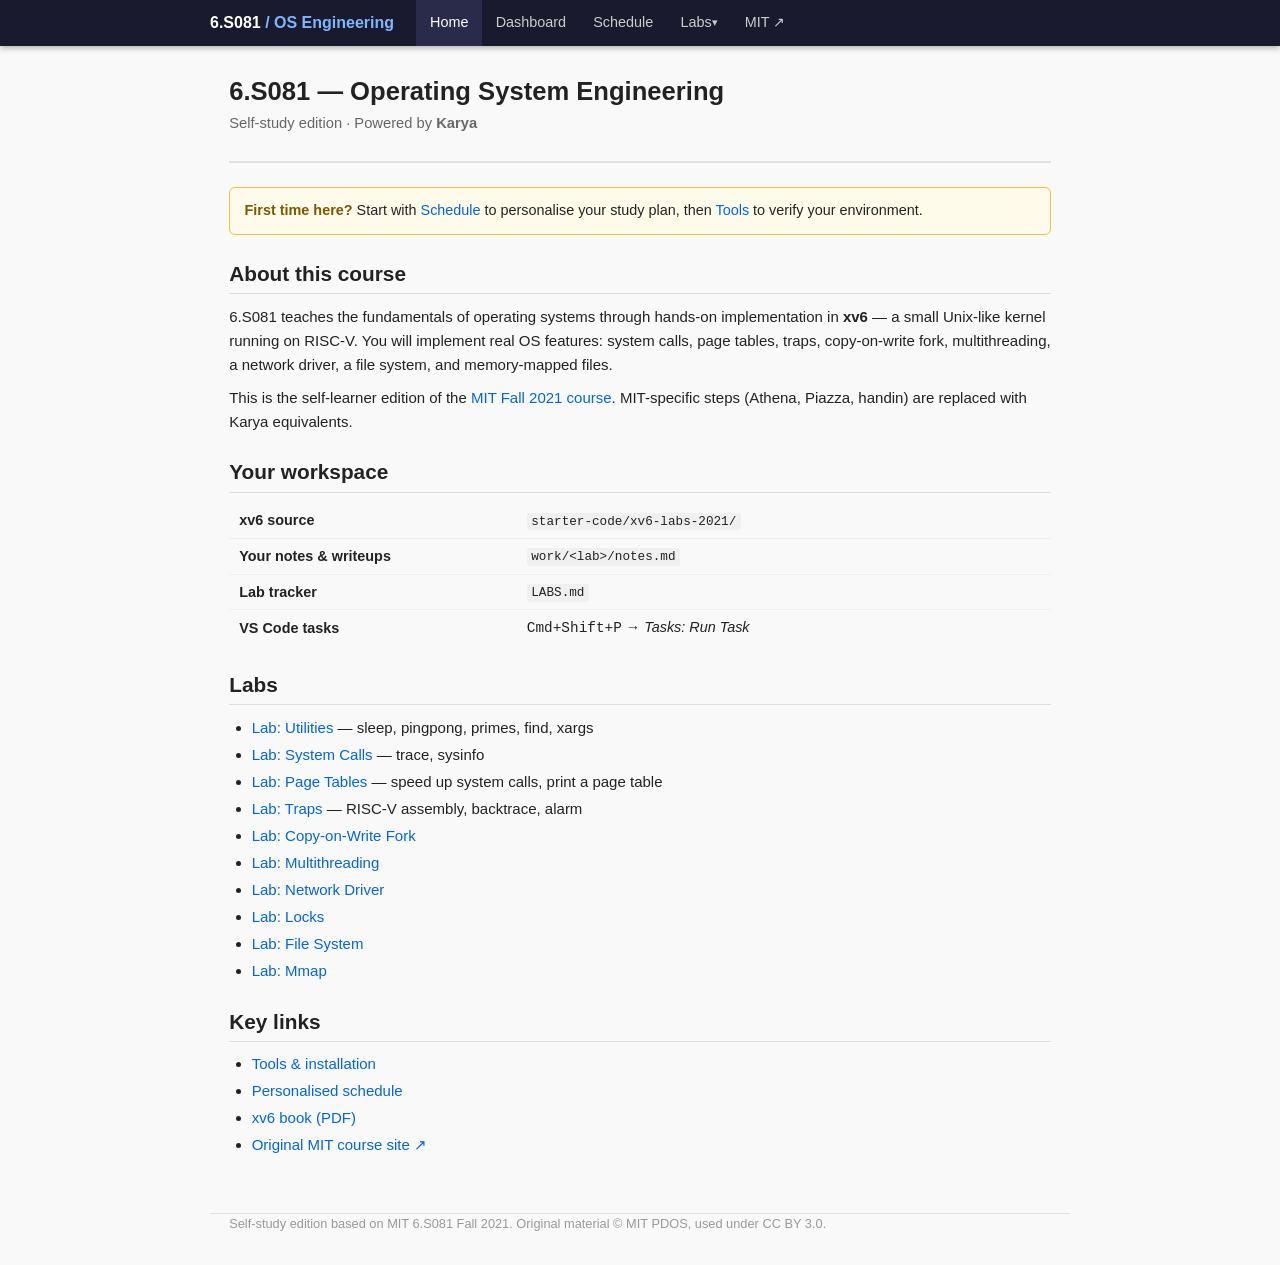
<file: templates/learning/mit/6s081/.karya/customizations/files/docs/index.html>
<!DOCTYPE html>
<html lang="en">
<head>
  <meta charset="UTF-8">
  <meta name="viewport" content="width=device-width, initial-scale=1.0">
  <title>6.S081 — Operating System Engineering</title>
  <link rel="stylesheet" href="style.css">
</head>
<body>
<script src="nav.js"></script>
<script>renderNav('home')</script>

<div class="page-wrap">
  <div class="page-header">
    <h1>6.S081 — Operating System Engineering</h1>
    <p class="subtitle">Self-study edition &middot; Powered by <strong>Karya</strong></p>
  </div>

  <div class="tip">
    <strong>First time here?</strong> Start with
    <a href="schedule.html">Schedule</a> to personalise your study plan,
    then <a href="tools.html">Tools</a> to verify your environment.
  </div>

  <h2>About this course</h2>
  <p>
    6.S081 teaches the fundamentals of operating systems through hands-on implementation
    in <strong>xv6</strong> — a small Unix-like kernel running on RISC-V. You will implement
    real OS features: system calls, page tables, traps, copy-on-write fork, multithreading,
    a network driver, a file system, and memory-mapped files.
  </p>
  <p>
    This is the self-learner edition of the
    <a href="https://pdos.csail.mit.edu/6.S081/2021/" target="_blank">MIT Fall 2021 course</a>.
    MIT-specific steps (Athena, Piazza, handin) are replaced with Karya equivalents.
  </p>

  <h2>Your workspace</h2>
  <table style="width:100%;border-collapse:collapse;font-size:0.9rem;margin-top:0.6em">
    <tr>
      <td style="padding:0.4em 0.7em;border-bottom:1px solid #eee;font-weight:600;width:35%">xv6 source</td>
      <td style="padding:0.4em 0.7em;border-bottom:1px solid #eee"><code>starter-code/xv6-labs-2021/</code></td>
    </tr>
    <tr>
      <td style="padding:0.4em 0.7em;border-bottom:1px solid #eee;font-weight:600">Your notes &amp; writeups</td>
      <td style="padding:0.4em 0.7em;border-bottom:1px solid #eee"><code>work/&lt;lab&gt;/notes.md</code></td>
    </tr>
    <tr>
      <td style="padding:0.4em 0.7em;border-bottom:1px solid #eee;font-weight:600">Lab tracker</td>
      <td style="padding:0.4em 0.7em;border-bottom:1px solid #eee"><code>LABS.md</code></td>
    </tr>
    <tr>
      <td style="padding:0.4em 0.7em;font-weight:600">VS Code tasks</td>
      <td style="padding:0.4em 0.7em"><kbd>Cmd+Shift+P</kbd> → <em>Tasks: Run Task</em></td>
    </tr>
  </table>

  <h2>Labs</h2>
  <ul>
    <li><a href="labs/util.html">Lab: Utilities</a> — sleep, pingpong, primes, find, xargs</li>
    <li><a href="labs/syscall.html">Lab: System Calls</a> — trace, sysinfo</li>
    <li><a href="labs/pgtbl.html">Lab: Page Tables</a> — speed up system calls, print a page table</li>
    <li><a href="labs/traps.html">Lab: Traps</a> — RISC-V assembly, backtrace, alarm</li>
    <li><a href="labs/cow.html">Lab: Copy-on-Write Fork</a></li>
    <li><a href="labs/thread.html">Lab: Multithreading</a></li>
    <li><a href="labs/net.html">Lab: Network Driver</a></li>
    <li><a href="labs/lock.html">Lab: Locks</a></li>
    <li><a href="labs/fs.html">Lab: File System</a></li>
    <li><a href="labs/mmap.html">Lab: Mmap</a></li>
  </ul>

  <h2>Key links</h2>
  <ul>
    <li><a href="tools.html">Tools &amp; installation</a></li>
    <li><a href="schedule.html">Personalised schedule</a></li>
    <li><a href="https://pdos.csail.mit.edu/6.S081/2021/xv6/book-riscv-rev2.pdf" target="_blank">xv6 book (PDF)</a></li>
    <li><a href="https://pdos.csail.mit.edu/6.S081/2021/" target="_blank">Original MIT course site ↗</a></li>
  </ul>
</div>

<footer style="max-width:860px;margin:0 auto;padding:0 1.2rem 2rem">
  Self-study edition based on
  <a href="https://pdos.csail.mit.edu/6.S081/2021/">MIT 6.S081 Fall 2021</a>.
  Original material &copy; MIT PDOS, used under
  <a href="https://creativecommons.org/licenses/by/3.0/us/">CC BY 3.0</a>.
</footer>
</body>
</html>
</file>
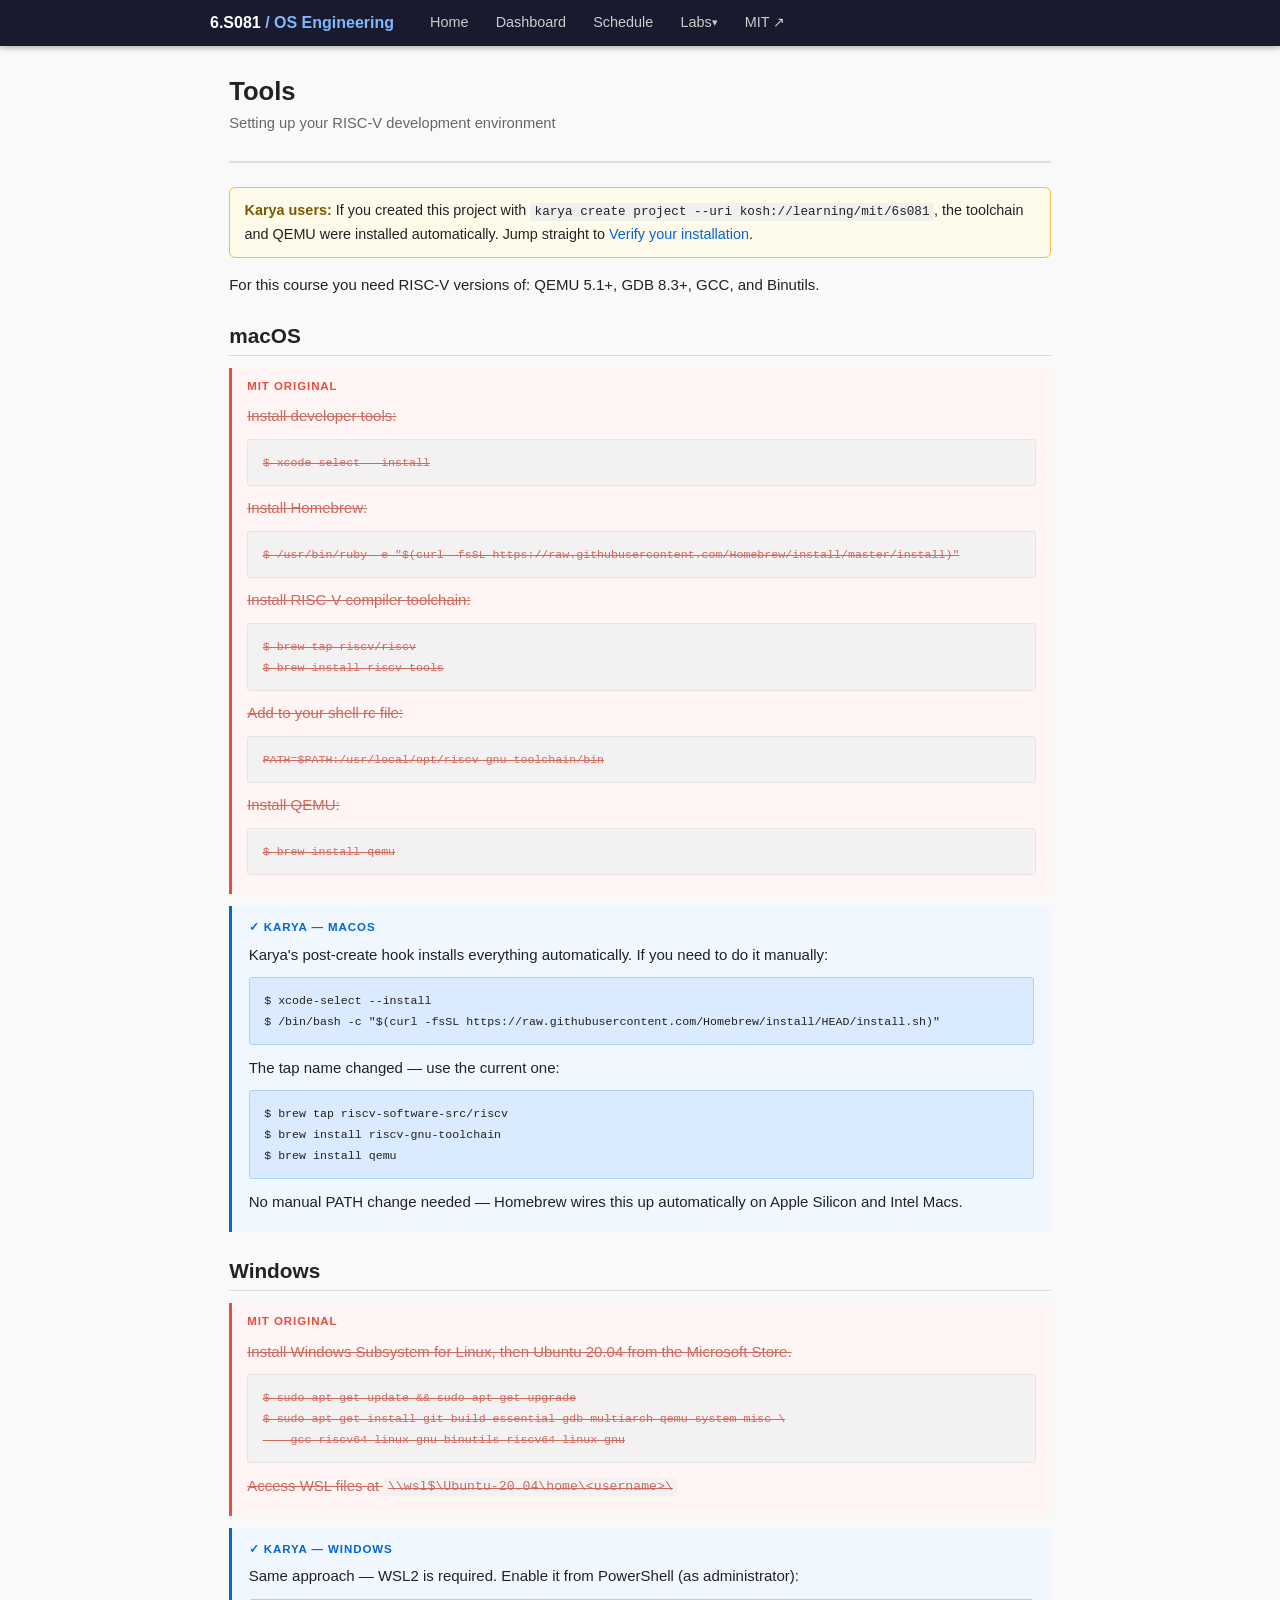
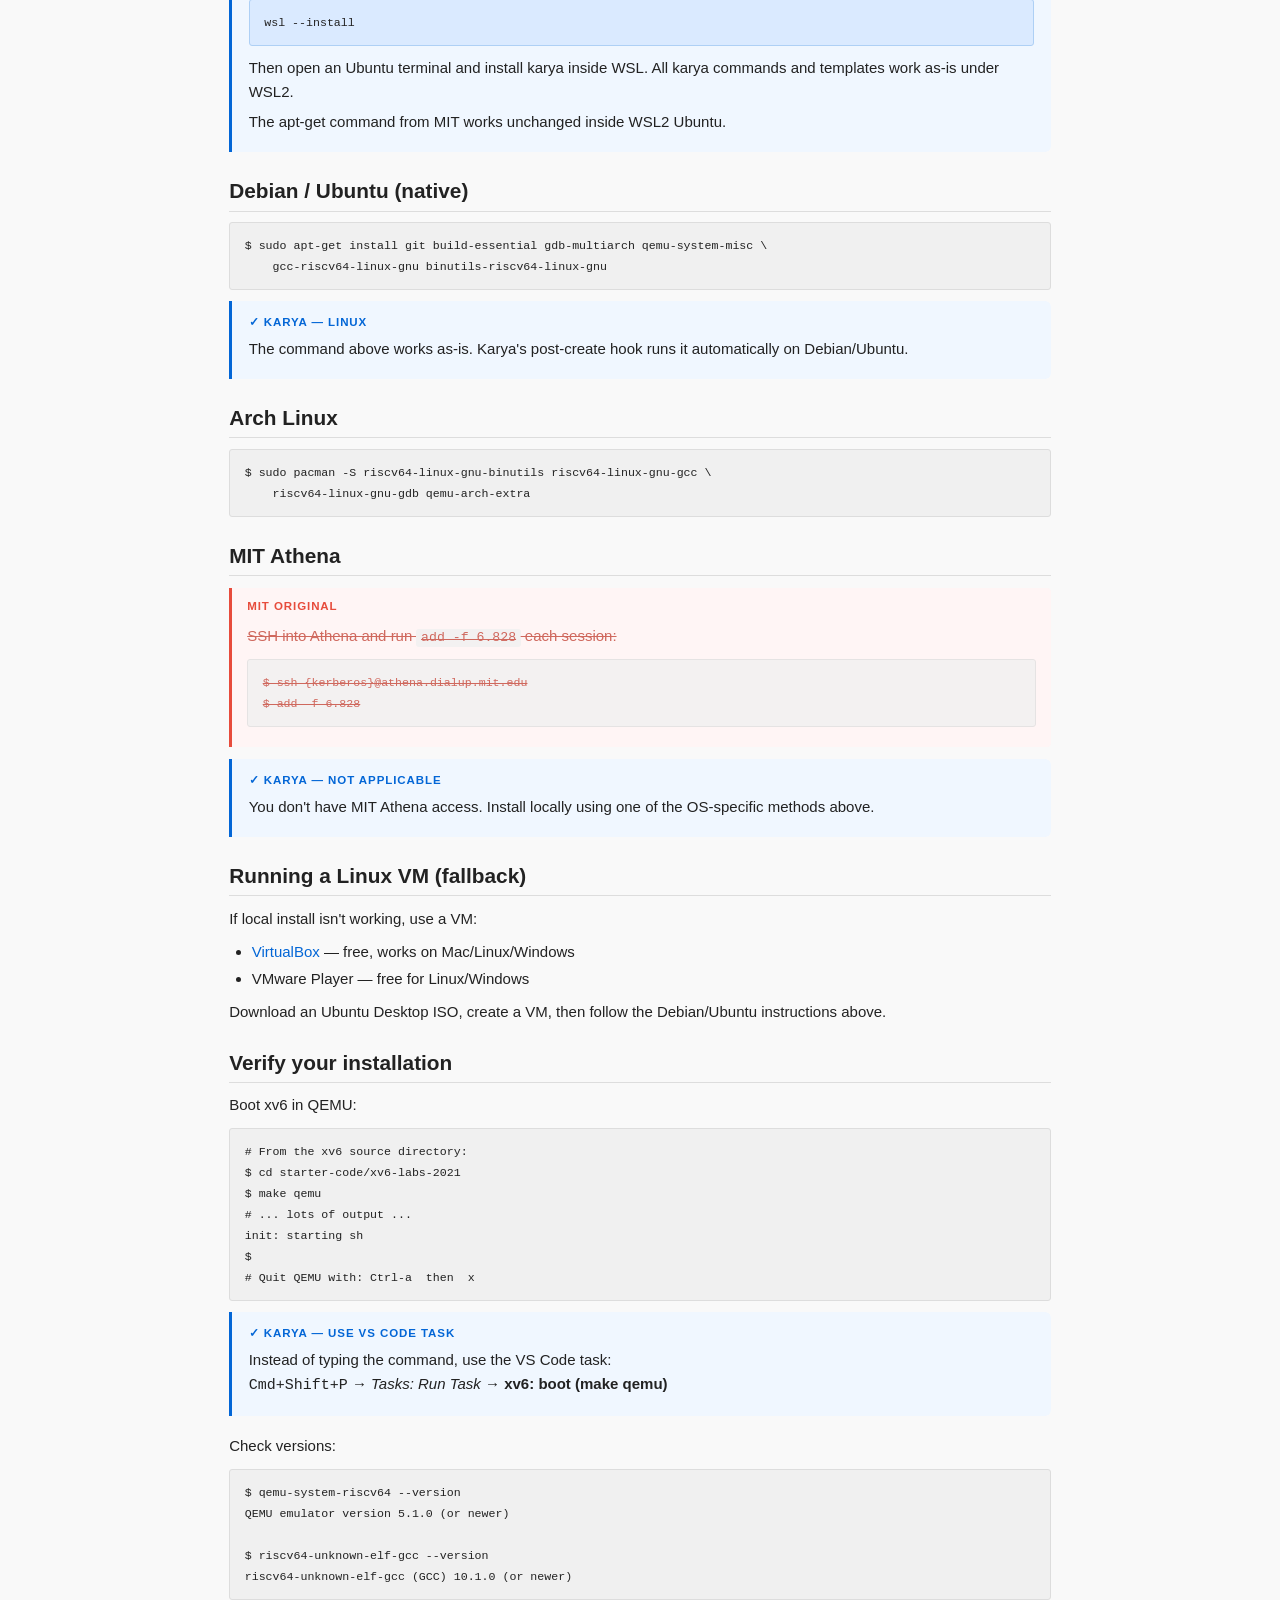
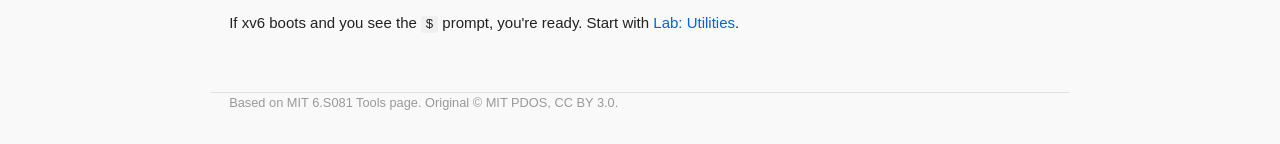
<file: templates/learning/mit/6s081/.karya/customizations/files/docs/tools.html>
<!DOCTYPE html>
<html lang="en">
<head>
  <meta charset="UTF-8">
  <meta name="viewport" content="width=device-width, initial-scale=1.0">
  <title>Tools — 6.S081</title>
  <link rel="stylesheet" href="style.css">
</head>
<body>
<script src="nav.js"></script>
<script>renderNav('tools')</script>

<div class="page-wrap">
  <div class="page-header">
    <h1>Tools</h1>
    <p class="subtitle">Setting up your RISC-V development environment</p>
  </div>

  <div class="tip">
    <strong>Karya users:</strong> If you created this project with <code>karya create project --uri kosh://learning/mit/6s081</code>,
    the toolchain and QEMU were installed automatically. Jump straight to <a href="#verify">Verify your installation</a>.
  </div>

  <p>
    For this course you need RISC-V versions of: QEMU 5.1+, GDB 8.3+, GCC, and Binutils.
  </p>

  <h2>macOS</h2>

  <div class="mit-block">
    <div class="mit-label">MIT original</div>
    <p class="mit-original">Install developer tools:</p>
    <pre class="mit-original"><code>$ xcode-select --install</code></pre>
    <p class="mit-original">Install Homebrew:</p>
    <pre class="mit-original"><code>$ /usr/bin/ruby -e "$(curl -fsSL https://raw.githubusercontent.com/Homebrew/install/master/install)"</code></pre>
    <p class="mit-original">Install RISC-V compiler toolchain:</p>
    <pre class="mit-original"><code>$ brew tap riscv/riscv
$ brew install riscv-tools</code></pre>
    <p class="mit-original">Add to your shell rc file:</p>
    <pre class="mit-original"><code>PATH=$PATH:/usr/local/opt/riscv-gnu-toolchain/bin</code></pre>
    <p class="mit-original">Install QEMU:</p>
    <pre class="mit-original"><code>$ brew install qemu</code></pre>
  </div>

  <div class="karya-note">
    <div class="karya-label">&#x2713; Karya — macOS</div>
    <p>Karya's post-create hook installs everything automatically. If you need to do it manually:</p>
    <pre><code>$ xcode-select --install
$ /bin/bash -c "$(curl -fsSL https://raw.githubusercontent.com/Homebrew/install/HEAD/install.sh)"</code></pre>
    <p>The tap name changed — use the current one:</p>
    <pre><code>$ brew tap riscv-software-src/riscv
$ brew install riscv-gnu-toolchain
$ brew install qemu</code></pre>
    <p>No manual PATH change needed — Homebrew wires this up automatically on Apple Silicon and Intel Macs.</p>
  </div>

  <h2>Windows</h2>

  <div class="mit-block">
    <div class="mit-label">MIT original</div>
    <p class="mit-original">Install Windows Subsystem for Linux, then Ubuntu 20.04 from the Microsoft Store.</p>
    <pre class="mit-original"><code>$ sudo apt-get update &amp;&amp; sudo apt-get upgrade
$ sudo apt-get install git build-essential gdb-multiarch qemu-system-misc \
    gcc-riscv64-linux-gnu binutils-riscv64-linux-gnu</code></pre>
    <p class="mit-original">Access WSL files at <code>\\wsl$\Ubuntu-20.04\home\&lt;username&gt;\</code></p>
  </div>

  <div class="karya-note">
    <div class="karya-label">&#x2713; Karya — Windows</div>
    <p>Same approach — WSL2 is required. Enable it from PowerShell (as administrator):</p>
    <pre><code>wsl --install</code></pre>
    <p>Then open an Ubuntu terminal and install karya inside WSL. All karya commands and templates work as-is under WSL2.</p>
    <p>The apt-get command from MIT works unchanged inside WSL2 Ubuntu.</p>
  </div>

  <h2>Debian / Ubuntu (native)</h2>

  <pre><code>$ sudo apt-get install git build-essential gdb-multiarch qemu-system-misc \
    gcc-riscv64-linux-gnu binutils-riscv64-linux-gnu</code></pre>

  <div class="karya-note">
    <div class="karya-label">&#x2713; Karya — Linux</div>
    <p>The command above works as-is. Karya's post-create hook runs it automatically on Debian/Ubuntu.</p>
  </div>

  <h2>Arch Linux</h2>

  <pre><code>$ sudo pacman -S riscv64-linux-gnu-binutils riscv64-linux-gnu-gcc \
    riscv64-linux-gnu-gdb qemu-arch-extra</code></pre>

  <h2>MIT Athena</h2>

  <div class="mit-block">
    <div class="mit-label">MIT original</div>
    <p class="mit-original">SSH into Athena and run <code>add -f 6.828</code> each session:</p>
    <pre class="mit-original"><code>$ ssh {kerberos}@athena.dialup.mit.edu
$ add -f 6.828</code></pre>
  </div>

  <div class="karya-note">
    <div class="karya-label">&#x2713; Karya — not applicable</div>
    <p>You don't have MIT Athena access. Install locally using one of the OS-specific methods above.</p>
  </div>

  <h2>Running a Linux VM (fallback)</h2>
  <p>If local install isn't working, use a VM:</p>
  <ul>
    <li><a href="https://www.virtualbox.org/wiki/Downloads" target="_blank">VirtualBox</a> — free, works on Mac/Linux/Windows</li>
    <li>VMware Player — free for Linux/Windows</li>
  </ul>
  <p>Download an Ubuntu Desktop ISO, create a VM, then follow the Debian/Ubuntu instructions above.</p>

  <h2 id="verify">Verify your installation</h2>

  <p>Boot xv6 in QEMU:</p>
  <pre><code># From the xv6 source directory:
$ cd starter-code/xv6-labs-2021
$ make qemu
# ... lots of output ...
init: starting sh
$
# Quit QEMU with: Ctrl-a  then  x</code></pre>

  <div class="karya-note">
    <div class="karya-label">&#x2713; Karya — use VS Code task</div>
    <p>Instead of typing the command, use the VS Code task:<br>
    <kbd>Cmd+Shift+P</kbd> → <em>Tasks: Run Task</em> → <strong>xv6: boot (make qemu)</strong></p>
  </div>

  <p>Check versions:</p>
  <pre><code>$ qemu-system-riscv64 --version
QEMU emulator version 5.1.0 (or newer)

$ riscv64-unknown-elf-gcc --version
riscv64-unknown-elf-gcc (GCC) 10.1.0 (or newer)</code></pre>

  <p>If xv6 boots and you see the <code>$</code> prompt, you're ready. Start with <a href="labs/util.html">Lab: Utilities</a>.</p>
</div>

<footer style="max-width:860px;margin:0 auto;padding:0 1.2rem 2rem">
  Based on <a href="https://pdos.csail.mit.edu/6.S081/2021/tools.html" target="_blank">MIT 6.S081 Tools page</a>.
  Original &copy; MIT PDOS, <a href="https://creativecommons.org/licenses/by/3.0/us/">CC BY 3.0</a>.
</footer>
</body>
</html>
</file>
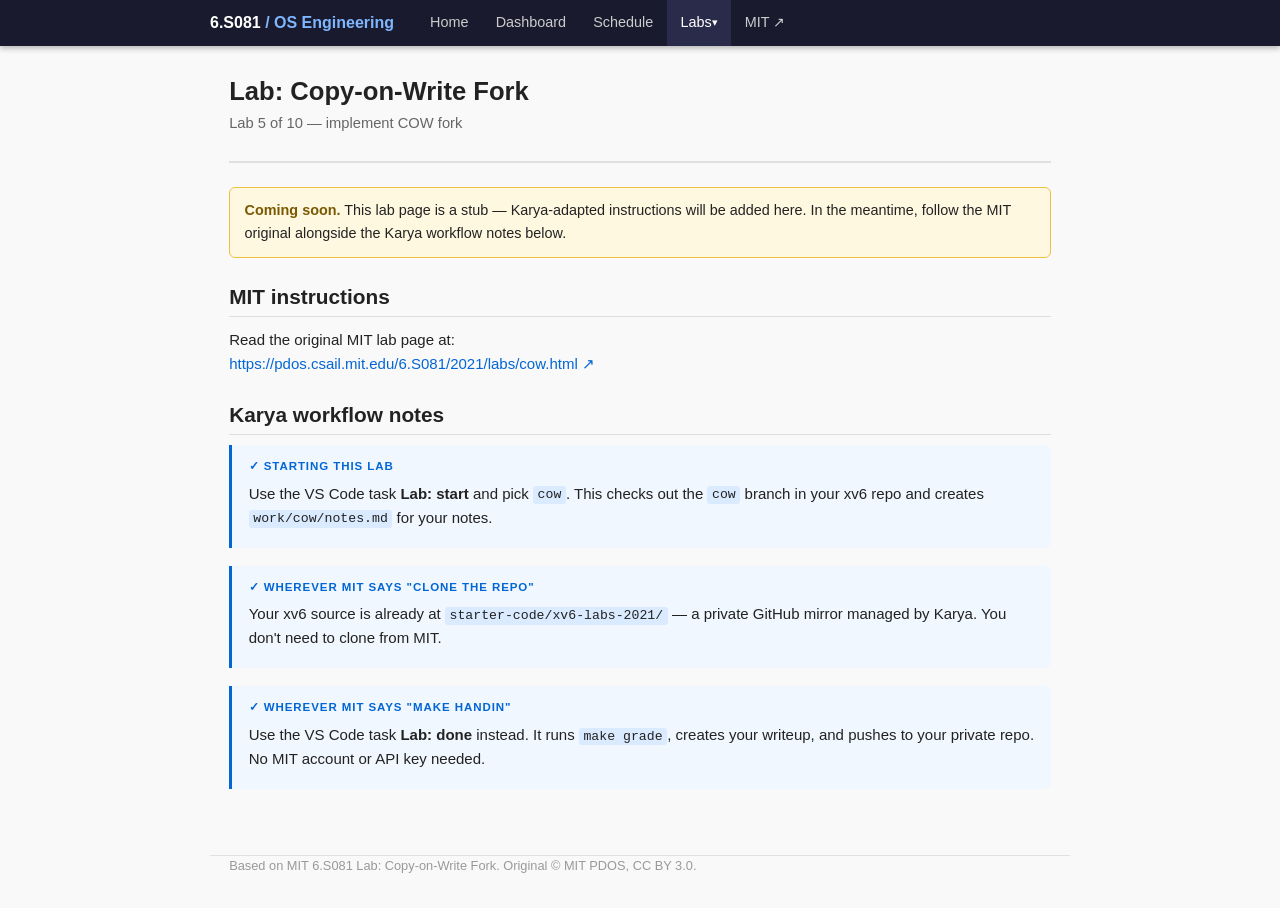
<file: templates/learning/mit/6s081/.karya/customizations/files/docs/labs/cow.html>
<!DOCTYPE html>
<html lang="en">
<head>
  <meta charset="UTF-8">
  <meta name="viewport" content="width=device-width, initial-scale=1.0">
  <title>Lab: Copy-on-Write Fork — 6.S081</title>
  <link rel="stylesheet" href="../style.css">
</head>
<body>
<script src="../nav.js"></script>
<script>renderNav('lab-cow')</script>

<div class="page-wrap">
  <div class="page-header">
    <h1>Lab: Copy-on-Write Fork</h1>
    <p class="subtitle">Lab 5 of 10 &mdash; implement COW fork</p>
  </div>

  <div class="tip" style="background:#fff8e1;border-color:#f0c040">
    <strong>Coming soon.</strong>
    This lab page is a stub — Karya-adapted instructions will be added here.
    In the meantime, follow the MIT original alongside the Karya workflow notes below.
  </div>

  <h2>MIT instructions</h2>
  <p>
    Read the original MIT lab page at:<br>
    <a href="https://pdos.csail.mit.edu/6.S081/2021/labs/cow.html" target="_blank">https://pdos.csail.mit.edu/6.S081/2021/labs/cow.html &#x2197;</a>
  </p>

  <h2>Karya workflow notes</h2>

  <div class="karya-note">
    <div class="karya-label">&#x2713; Starting this lab</div>
    <p>Use the VS Code task <strong>Lab: start</strong> and pick <code>cow</code>.
    This checks out the <code>cow</code> branch in your xv6 repo and creates
    <code>work/cow/notes.md</code> for your notes.</p>
  </div>

  <div class="karya-note">
    <div class="karya-label">&#x2713; Wherever MIT says "clone the repo"</div>
    <p>Your xv6 source is already at <code>starter-code/xv6-labs-2021/</code> — a private
    GitHub mirror managed by Karya. You don't need to clone from MIT.</p>
  </div>

  <div class="karya-note">
    <div class="karya-label">&#x2713; Wherever MIT says "make handin"</div>
    <p>Use the VS Code task <strong>Lab: done</strong> instead. It runs <code>make grade</code>,
    creates your writeup, and pushes to your private repo. No MIT account or API key needed.</p>
  </div>

</div>

<footer style="max-width:860px;margin:0 auto;padding:0 1.2rem 2rem">
  Based on <a href="https://pdos.csail.mit.edu/6.S081/2021/labs/cow.html" target="_blank">MIT 6.S081 Lab: Copy-on-Write Fork</a>.
  Original &copy; MIT PDOS, <a href="https://creativecommons.org/licenses/by/3.0/us/">CC BY 3.0</a>.
</footer>
</body>
</html>
</file>
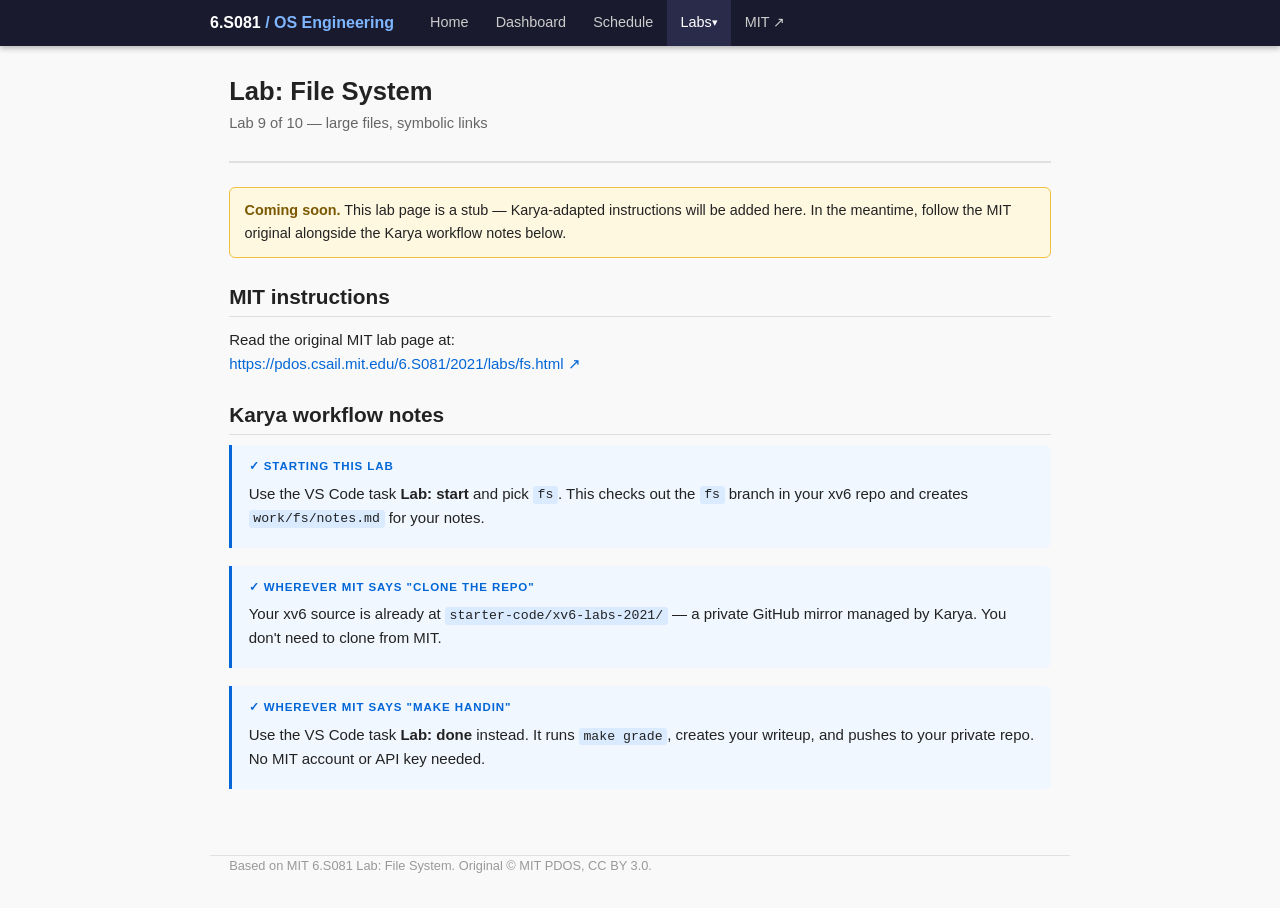
<file: templates/learning/mit/6s081/.karya/customizations/files/docs/labs/fs.html>
<!DOCTYPE html>
<html lang="en">
<head>
  <meta charset="UTF-8">
  <meta name="viewport" content="width=device-width, initial-scale=1.0">
  <title>Lab: File System — 6.S081</title>
  <link rel="stylesheet" href="../style.css">
</head>
<body>
<script src="../nav.js"></script>
<script>renderNav('lab-fs')</script>

<div class="page-wrap">
  <div class="page-header">
    <h1>Lab: File System</h1>
    <p class="subtitle">Lab 9 of 10 &mdash; large files, symbolic links</p>
  </div>

  <div class="tip" style="background:#fff8e1;border-color:#f0c040">
    <strong>Coming soon.</strong>
    This lab page is a stub — Karya-adapted instructions will be added here.
    In the meantime, follow the MIT original alongside the Karya workflow notes below.
  </div>

  <h2>MIT instructions</h2>
  <p>
    Read the original MIT lab page at:<br>
    <a href="https://pdos.csail.mit.edu/6.S081/2021/labs/fs.html" target="_blank">https://pdos.csail.mit.edu/6.S081/2021/labs/fs.html &#x2197;</a>
  </p>

  <h2>Karya workflow notes</h2>

  <div class="karya-note">
    <div class="karya-label">&#x2713; Starting this lab</div>
    <p>Use the VS Code task <strong>Lab: start</strong> and pick <code>fs</code>.
    This checks out the <code>fs</code> branch in your xv6 repo and creates
    <code>work/fs/notes.md</code> for your notes.</p>
  </div>

  <div class="karya-note">
    <div class="karya-label">&#x2713; Wherever MIT says "clone the repo"</div>
    <p>Your xv6 source is already at <code>starter-code/xv6-labs-2021/</code> — a private
    GitHub mirror managed by Karya. You don't need to clone from MIT.</p>
  </div>

  <div class="karya-note">
    <div class="karya-label">&#x2713; Wherever MIT says "make handin"</div>
    <p>Use the VS Code task <strong>Lab: done</strong> instead. It runs <code>make grade</code>,
    creates your writeup, and pushes to your private repo. No MIT account or API key needed.</p>
  </div>

</div>

<footer style="max-width:860px;margin:0 auto;padding:0 1.2rem 2rem">
  Based on <a href="https://pdos.csail.mit.edu/6.S081/2021/labs/fs.html" target="_blank">MIT 6.S081 Lab: File System</a>.
  Original &copy; MIT PDOS, <a href="https://creativecommons.org/licenses/by/3.0/us/">CC BY 3.0</a>.
</footer>
</body>
</html>
</file>
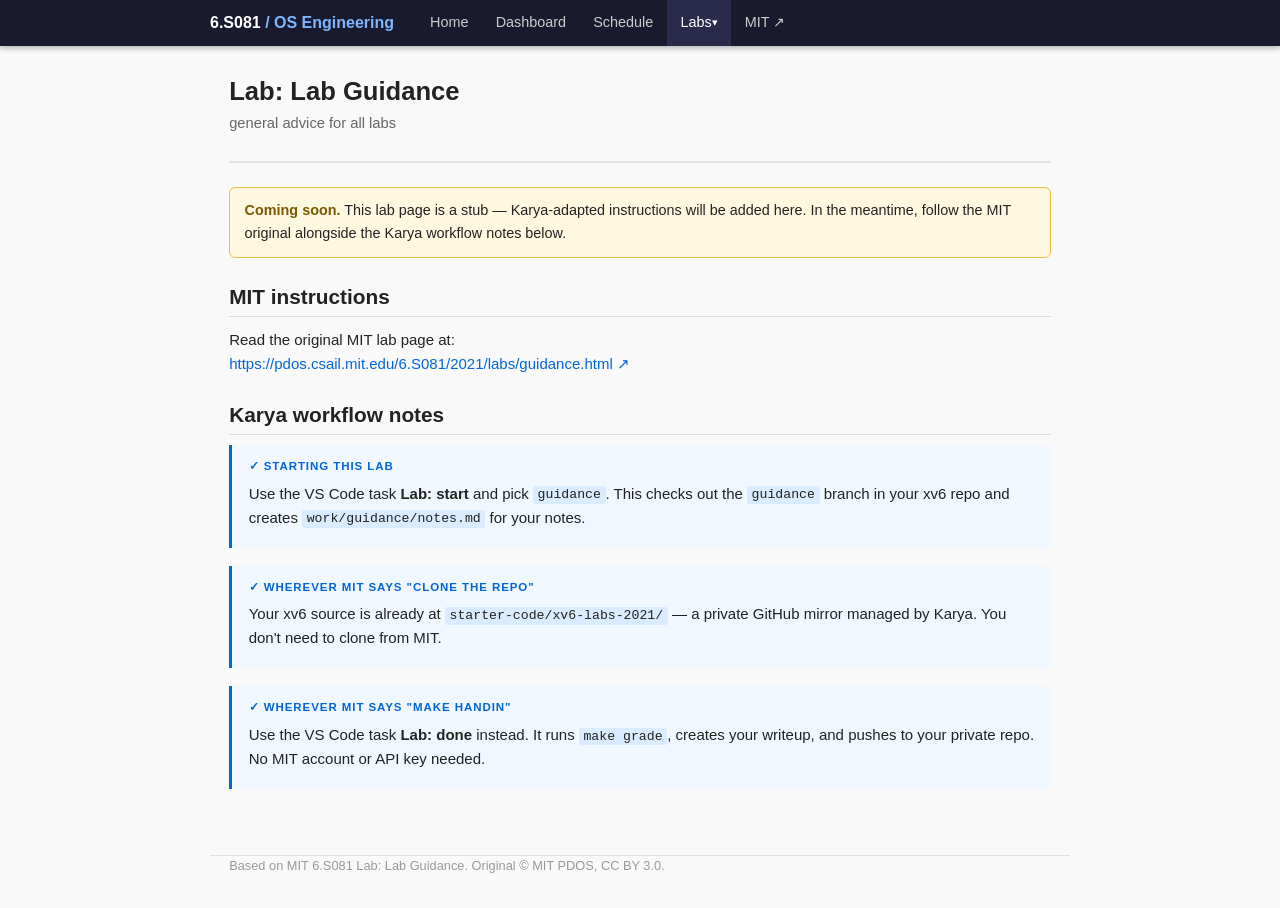
<file: templates/learning/mit/6s081/.karya/customizations/files/docs/labs/guidance.html>
<!DOCTYPE html>
<html lang="en">
<head>
  <meta charset="UTF-8">
  <meta name="viewport" content="width=device-width, initial-scale=1.0">
  <title>Lab: Lab Guidance — 6.S081</title>
  <link rel="stylesheet" href="../style.css">
</head>
<body>
<script src="../nav.js"></script>
<script>renderNav('lab-guidance')</script>

<div class="page-wrap">
  <div class="page-header">
    <h1>Lab: Lab Guidance</h1>
    <p class="subtitle"> general advice for all labs</p>
  </div>

  <div class="tip" style="background:#fff8e1;border-color:#f0c040">
    <strong>Coming soon.</strong>
    This lab page is a stub — Karya-adapted instructions will be added here.
    In the meantime, follow the MIT original alongside the Karya workflow notes below.
  </div>

  <h2>MIT instructions</h2>
  <p>
    Read the original MIT lab page at:<br>
    <a href="https://pdos.csail.mit.edu/6.S081/2021/labs/guidance.html" target="_blank">https://pdos.csail.mit.edu/6.S081/2021/labs/guidance.html &#x2197;</a>
  </p>

  <h2>Karya workflow notes</h2>

  <div class="karya-note">
    <div class="karya-label">&#x2713; Starting this lab</div>
    <p>Use the VS Code task <strong>Lab: start</strong> and pick <code>guidance</code>.
    This checks out the <code>guidance</code> branch in your xv6 repo and creates
    <code>work/guidance/notes.md</code> for your notes.</p>
  </div>

  <div class="karya-note">
    <div class="karya-label">&#x2713; Wherever MIT says "clone the repo"</div>
    <p>Your xv6 source is already at <code>starter-code/xv6-labs-2021/</code> — a private
    GitHub mirror managed by Karya. You don't need to clone from MIT.</p>
  </div>

  <div class="karya-note">
    <div class="karya-label">&#x2713; Wherever MIT says "make handin"</div>
    <p>Use the VS Code task <strong>Lab: done</strong> instead. It runs <code>make grade</code>,
    creates your writeup, and pushes to your private repo. No MIT account or API key needed.</p>
  </div>

</div>

<footer style="max-width:860px;margin:0 auto;padding:0 1.2rem 2rem">
  Based on <a href="https://pdos.csail.mit.edu/6.S081/2021/labs/guidance.html" target="_blank">MIT 6.S081 Lab: Lab Guidance</a>.
  Original &copy; MIT PDOS, <a href="https://creativecommons.org/licenses/by/3.0/us/">CC BY 3.0</a>.
</footer>
</body>
</html>
</file>
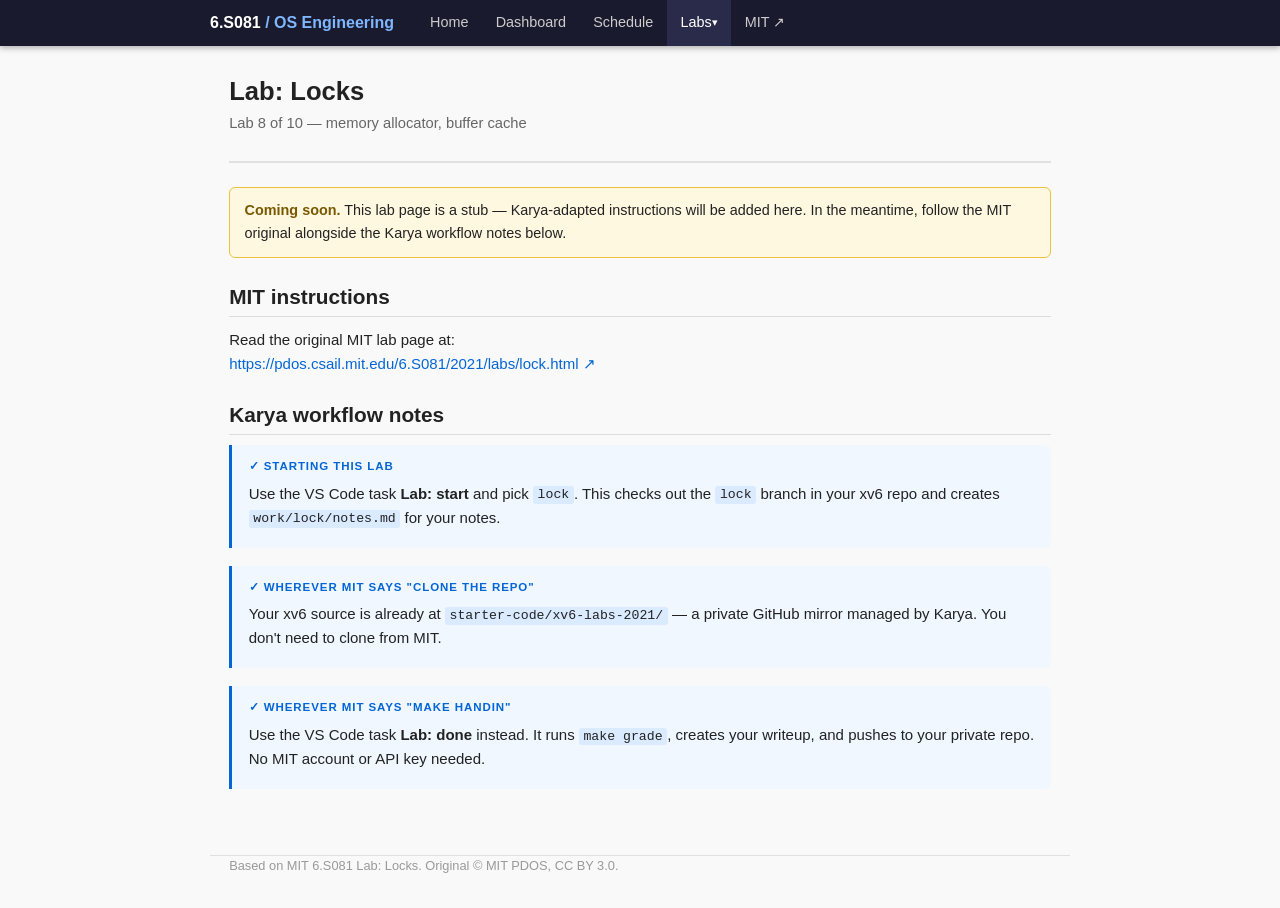
<file: templates/learning/mit/6s081/.karya/customizations/files/docs/labs/lock.html>
<!DOCTYPE html>
<html lang="en">
<head>
  <meta charset="UTF-8">
  <meta name="viewport" content="width=device-width, initial-scale=1.0">
  <title>Lab: Locks — 6.S081</title>
  <link rel="stylesheet" href="../style.css">
</head>
<body>
<script src="../nav.js"></script>
<script>renderNav('lab-lock')</script>

<div class="page-wrap">
  <div class="page-header">
    <h1>Lab: Locks</h1>
    <p class="subtitle">Lab 8 of 10 &mdash; memory allocator, buffer cache</p>
  </div>

  <div class="tip" style="background:#fff8e1;border-color:#f0c040">
    <strong>Coming soon.</strong>
    This lab page is a stub — Karya-adapted instructions will be added here.
    In the meantime, follow the MIT original alongside the Karya workflow notes below.
  </div>

  <h2>MIT instructions</h2>
  <p>
    Read the original MIT lab page at:<br>
    <a href="https://pdos.csail.mit.edu/6.S081/2021/labs/lock.html" target="_blank">https://pdos.csail.mit.edu/6.S081/2021/labs/lock.html &#x2197;</a>
  </p>

  <h2>Karya workflow notes</h2>

  <div class="karya-note">
    <div class="karya-label">&#x2713; Starting this lab</div>
    <p>Use the VS Code task <strong>Lab: start</strong> and pick <code>lock</code>.
    This checks out the <code>lock</code> branch in your xv6 repo and creates
    <code>work/lock/notes.md</code> for your notes.</p>
  </div>

  <div class="karya-note">
    <div class="karya-label">&#x2713; Wherever MIT says "clone the repo"</div>
    <p>Your xv6 source is already at <code>starter-code/xv6-labs-2021/</code> — a private
    GitHub mirror managed by Karya. You don't need to clone from MIT.</p>
  </div>

  <div class="karya-note">
    <div class="karya-label">&#x2713; Wherever MIT says "make handin"</div>
    <p>Use the VS Code task <strong>Lab: done</strong> instead. It runs <code>make grade</code>,
    creates your writeup, and pushes to your private repo. No MIT account or API key needed.</p>
  </div>

</div>

<footer style="max-width:860px;margin:0 auto;padding:0 1.2rem 2rem">
  Based on <a href="https://pdos.csail.mit.edu/6.S081/2021/labs/lock.html" target="_blank">MIT 6.S081 Lab: Locks</a>.
  Original &copy; MIT PDOS, <a href="https://creativecommons.org/licenses/by/3.0/us/">CC BY 3.0</a>.
</footer>
</body>
</html>
</file>
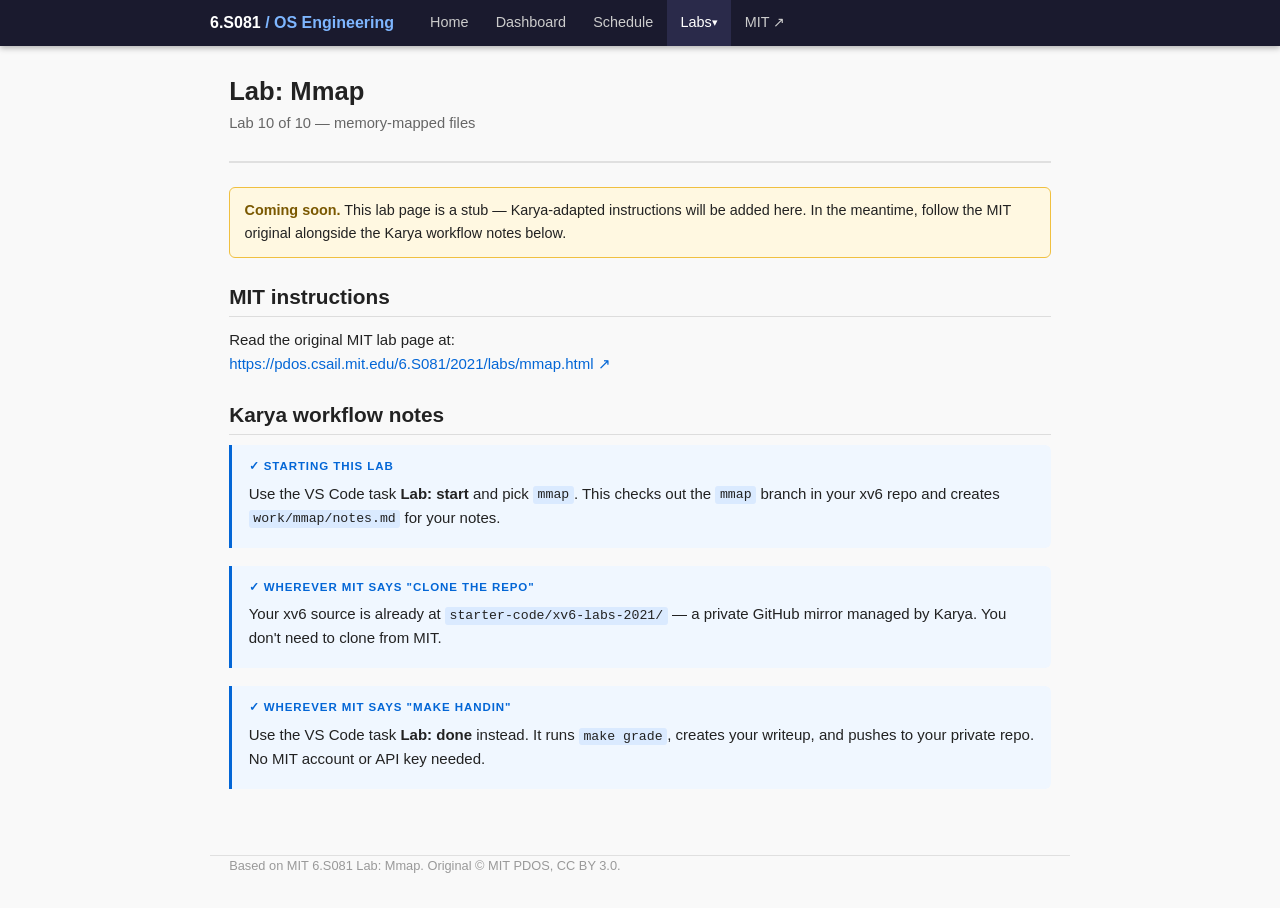
<file: templates/learning/mit/6s081/.karya/customizations/files/docs/labs/mmap.html>
<!DOCTYPE html>
<html lang="en">
<head>
  <meta charset="UTF-8">
  <meta name="viewport" content="width=device-width, initial-scale=1.0">
  <title>Lab: Mmap — 6.S081</title>
  <link rel="stylesheet" href="../style.css">
</head>
<body>
<script src="../nav.js"></script>
<script>renderNav('lab-mmap')</script>

<div class="page-wrap">
  <div class="page-header">
    <h1>Lab: Mmap</h1>
    <p class="subtitle">Lab 10 of 10 &mdash; memory-mapped files</p>
  </div>

  <div class="tip" style="background:#fff8e1;border-color:#f0c040">
    <strong>Coming soon.</strong>
    This lab page is a stub — Karya-adapted instructions will be added here.
    In the meantime, follow the MIT original alongside the Karya workflow notes below.
  </div>

  <h2>MIT instructions</h2>
  <p>
    Read the original MIT lab page at:<br>
    <a href="https://pdos.csail.mit.edu/6.S081/2021/labs/mmap.html" target="_blank">https://pdos.csail.mit.edu/6.S081/2021/labs/mmap.html &#x2197;</a>
  </p>

  <h2>Karya workflow notes</h2>

  <div class="karya-note">
    <div class="karya-label">&#x2713; Starting this lab</div>
    <p>Use the VS Code task <strong>Lab: start</strong> and pick <code>mmap</code>.
    This checks out the <code>mmap</code> branch in your xv6 repo and creates
    <code>work/mmap/notes.md</code> for your notes.</p>
  </div>

  <div class="karya-note">
    <div class="karya-label">&#x2713; Wherever MIT says "clone the repo"</div>
    <p>Your xv6 source is already at <code>starter-code/xv6-labs-2021/</code> — a private
    GitHub mirror managed by Karya. You don't need to clone from MIT.</p>
  </div>

  <div class="karya-note">
    <div class="karya-label">&#x2713; Wherever MIT says "make handin"</div>
    <p>Use the VS Code task <strong>Lab: done</strong> instead. It runs <code>make grade</code>,
    creates your writeup, and pushes to your private repo. No MIT account or API key needed.</p>
  </div>

</div>

<footer style="max-width:860px;margin:0 auto;padding:0 1.2rem 2rem">
  Based on <a href="https://pdos.csail.mit.edu/6.S081/2021/labs/mmap.html" target="_blank">MIT 6.S081 Lab: Mmap</a>.
  Original &copy; MIT PDOS, <a href="https://creativecommons.org/licenses/by/3.0/us/">CC BY 3.0</a>.
</footer>
</body>
</html>
</file>
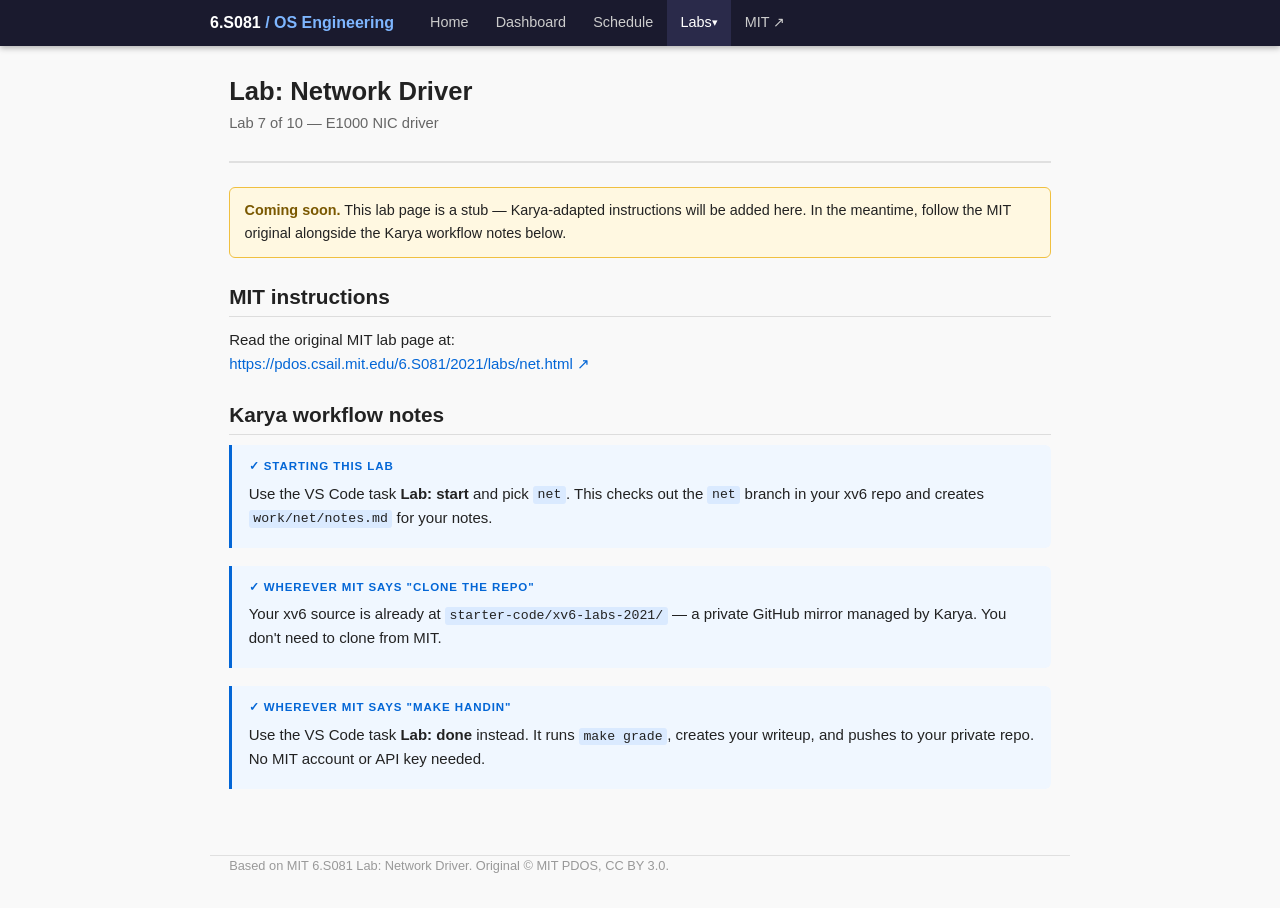
<file: templates/learning/mit/6s081/.karya/customizations/files/docs/labs/net.html>
<!DOCTYPE html>
<html lang="en">
<head>
  <meta charset="UTF-8">
  <meta name="viewport" content="width=device-width, initial-scale=1.0">
  <title>Lab: Network Driver — 6.S081</title>
  <link rel="stylesheet" href="../style.css">
</head>
<body>
<script src="../nav.js"></script>
<script>renderNav('lab-net')</script>

<div class="page-wrap">
  <div class="page-header">
    <h1>Lab: Network Driver</h1>
    <p class="subtitle">Lab 7 of 10 &mdash; E1000 NIC driver</p>
  </div>

  <div class="tip" style="background:#fff8e1;border-color:#f0c040">
    <strong>Coming soon.</strong>
    This lab page is a stub — Karya-adapted instructions will be added here.
    In the meantime, follow the MIT original alongside the Karya workflow notes below.
  </div>

  <h2>MIT instructions</h2>
  <p>
    Read the original MIT lab page at:<br>
    <a href="https://pdos.csail.mit.edu/6.S081/2021/labs/net.html" target="_blank">https://pdos.csail.mit.edu/6.S081/2021/labs/net.html &#x2197;</a>
  </p>

  <h2>Karya workflow notes</h2>

  <div class="karya-note">
    <div class="karya-label">&#x2713; Starting this lab</div>
    <p>Use the VS Code task <strong>Lab: start</strong> and pick <code>net</code>.
    This checks out the <code>net</code> branch in your xv6 repo and creates
    <code>work/net/notes.md</code> for your notes.</p>
  </div>

  <div class="karya-note">
    <div class="karya-label">&#x2713; Wherever MIT says "clone the repo"</div>
    <p>Your xv6 source is already at <code>starter-code/xv6-labs-2021/</code> — a private
    GitHub mirror managed by Karya. You don't need to clone from MIT.</p>
  </div>

  <div class="karya-note">
    <div class="karya-label">&#x2713; Wherever MIT says "make handin"</div>
    <p>Use the VS Code task <strong>Lab: done</strong> instead. It runs <code>make grade</code>,
    creates your writeup, and pushes to your private repo. No MIT account or API key needed.</p>
  </div>

</div>

<footer style="max-width:860px;margin:0 auto;padding:0 1.2rem 2rem">
  Based on <a href="https://pdos.csail.mit.edu/6.S081/2021/labs/net.html" target="_blank">MIT 6.S081 Lab: Network Driver</a>.
  Original &copy; MIT PDOS, <a href="https://creativecommons.org/licenses/by/3.0/us/">CC BY 3.0</a>.
</footer>
</body>
</html>
</file>
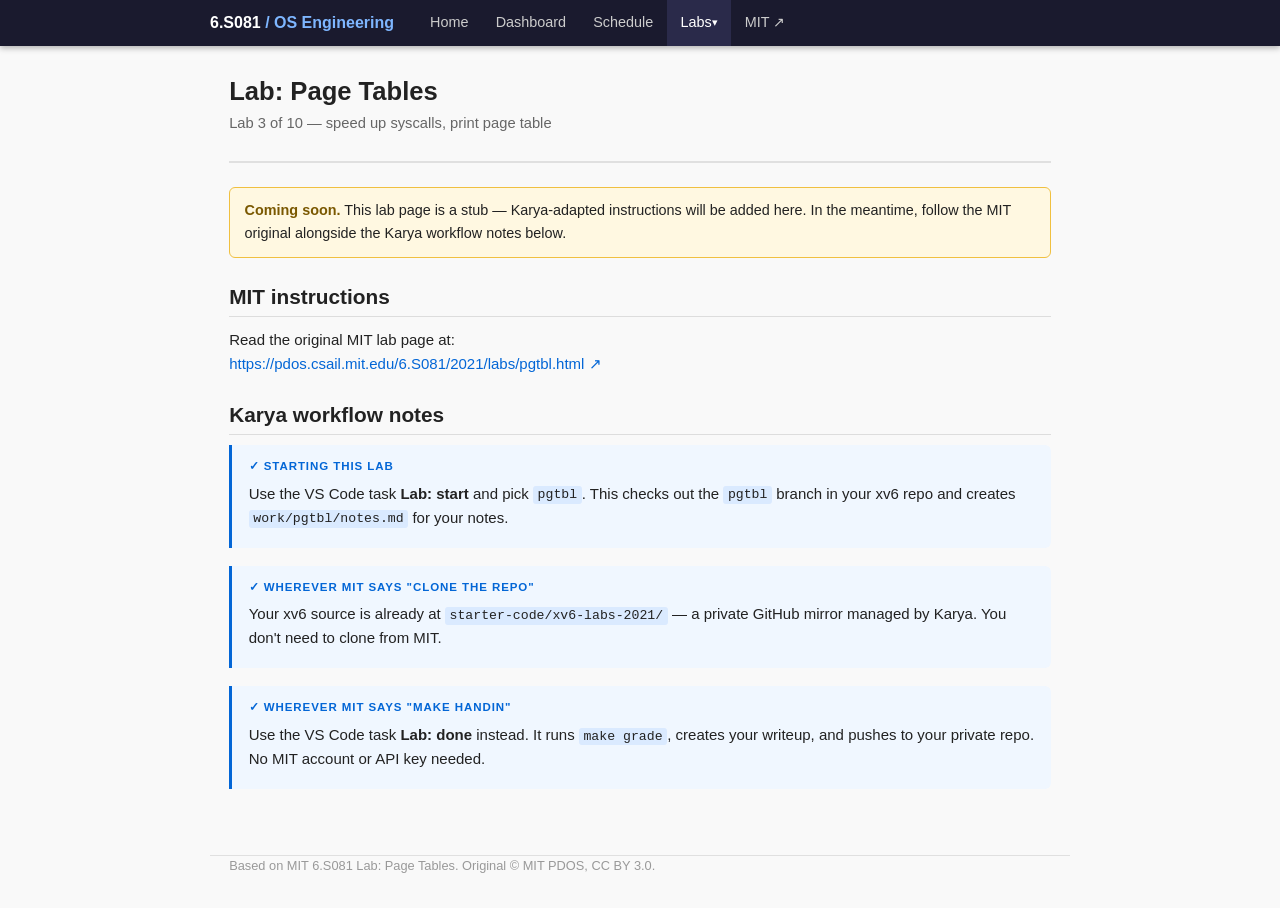
<file: templates/learning/mit/6s081/.karya/customizations/files/docs/labs/pgtbl.html>
<!DOCTYPE html>
<html lang="en">
<head>
  <meta charset="UTF-8">
  <meta name="viewport" content="width=device-width, initial-scale=1.0">
  <title>Lab: Page Tables — 6.S081</title>
  <link rel="stylesheet" href="../style.css">
</head>
<body>
<script src="../nav.js"></script>
<script>renderNav('lab-pgtbl')</script>

<div class="page-wrap">
  <div class="page-header">
    <h1>Lab: Page Tables</h1>
    <p class="subtitle">Lab 3 of 10 &mdash; speed up syscalls, print page table</p>
  </div>

  <div class="tip" style="background:#fff8e1;border-color:#f0c040">
    <strong>Coming soon.</strong>
    This lab page is a stub — Karya-adapted instructions will be added here.
    In the meantime, follow the MIT original alongside the Karya workflow notes below.
  </div>

  <h2>MIT instructions</h2>
  <p>
    Read the original MIT lab page at:<br>
    <a href="https://pdos.csail.mit.edu/6.S081/2021/labs/pgtbl.html" target="_blank">https://pdos.csail.mit.edu/6.S081/2021/labs/pgtbl.html &#x2197;</a>
  </p>

  <h2>Karya workflow notes</h2>

  <div class="karya-note">
    <div class="karya-label">&#x2713; Starting this lab</div>
    <p>Use the VS Code task <strong>Lab: start</strong> and pick <code>pgtbl</code>.
    This checks out the <code>pgtbl</code> branch in your xv6 repo and creates
    <code>work/pgtbl/notes.md</code> for your notes.</p>
  </div>

  <div class="karya-note">
    <div class="karya-label">&#x2713; Wherever MIT says "clone the repo"</div>
    <p>Your xv6 source is already at <code>starter-code/xv6-labs-2021/</code> — a private
    GitHub mirror managed by Karya. You don't need to clone from MIT.</p>
  </div>

  <div class="karya-note">
    <div class="karya-label">&#x2713; Wherever MIT says "make handin"</div>
    <p>Use the VS Code task <strong>Lab: done</strong> instead. It runs <code>make grade</code>,
    creates your writeup, and pushes to your private repo. No MIT account or API key needed.</p>
  </div>

</div>

<footer style="max-width:860px;margin:0 auto;padding:0 1.2rem 2rem">
  Based on <a href="https://pdos.csail.mit.edu/6.S081/2021/labs/pgtbl.html" target="_blank">MIT 6.S081 Lab: Page Tables</a>.
  Original &copy; MIT PDOS, <a href="https://creativecommons.org/licenses/by/3.0/us/">CC BY 3.0</a>.
</footer>
</body>
</html>
</file>
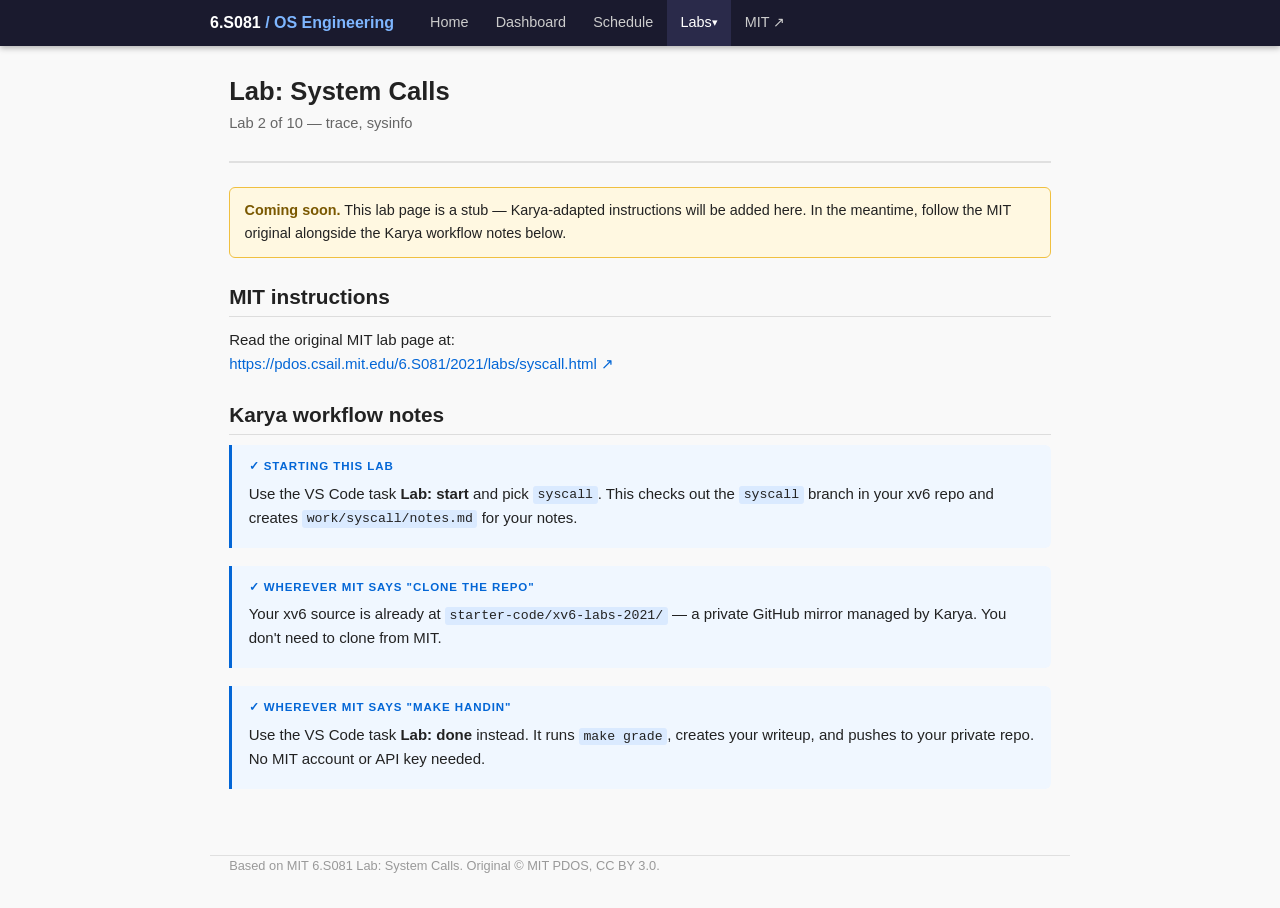
<file: templates/learning/mit/6s081/.karya/customizations/files/docs/labs/syscall.html>
<!DOCTYPE html>
<html lang="en">
<head>
  <meta charset="UTF-8">
  <meta name="viewport" content="width=device-width, initial-scale=1.0">
  <title>Lab: System Calls — 6.S081</title>
  <link rel="stylesheet" href="../style.css">
</head>
<body>
<script src="../nav.js"></script>
<script>renderNav('lab-syscall')</script>

<div class="page-wrap">
  <div class="page-header">
    <h1>Lab: System Calls</h1>
    <p class="subtitle">Lab 2 of 10 &mdash; trace, sysinfo</p>
  </div>

  <div class="tip" style="background:#fff8e1;border-color:#f0c040">
    <strong>Coming soon.</strong>
    This lab page is a stub — Karya-adapted instructions will be added here.
    In the meantime, follow the MIT original alongside the Karya workflow notes below.
  </div>

  <h2>MIT instructions</h2>
  <p>
    Read the original MIT lab page at:<br>
    <a href="https://pdos.csail.mit.edu/6.S081/2021/labs/syscall.html" target="_blank">https://pdos.csail.mit.edu/6.S081/2021/labs/syscall.html &#x2197;</a>
  </p>

  <h2>Karya workflow notes</h2>

  <div class="karya-note">
    <div class="karya-label">&#x2713; Starting this lab</div>
    <p>Use the VS Code task <strong>Lab: start</strong> and pick <code>syscall</code>.
    This checks out the <code>syscall</code> branch in your xv6 repo and creates
    <code>work/syscall/notes.md</code> for your notes.</p>
  </div>

  <div class="karya-note">
    <div class="karya-label">&#x2713; Wherever MIT says "clone the repo"</div>
    <p>Your xv6 source is already at <code>starter-code/xv6-labs-2021/</code> — a private
    GitHub mirror managed by Karya. You don't need to clone from MIT.</p>
  </div>

  <div class="karya-note">
    <div class="karya-label">&#x2713; Wherever MIT says "make handin"</div>
    <p>Use the VS Code task <strong>Lab: done</strong> instead. It runs <code>make grade</code>,
    creates your writeup, and pushes to your private repo. No MIT account or API key needed.</p>
  </div>

</div>

<footer style="max-width:860px;margin:0 auto;padding:0 1.2rem 2rem">
  Based on <a href="https://pdos.csail.mit.edu/6.S081/2021/labs/syscall.html" target="_blank">MIT 6.S081 Lab: System Calls</a>.
  Original &copy; MIT PDOS, <a href="https://creativecommons.org/licenses/by/3.0/us/">CC BY 3.0</a>.
</footer>
</body>
</html>
</file>
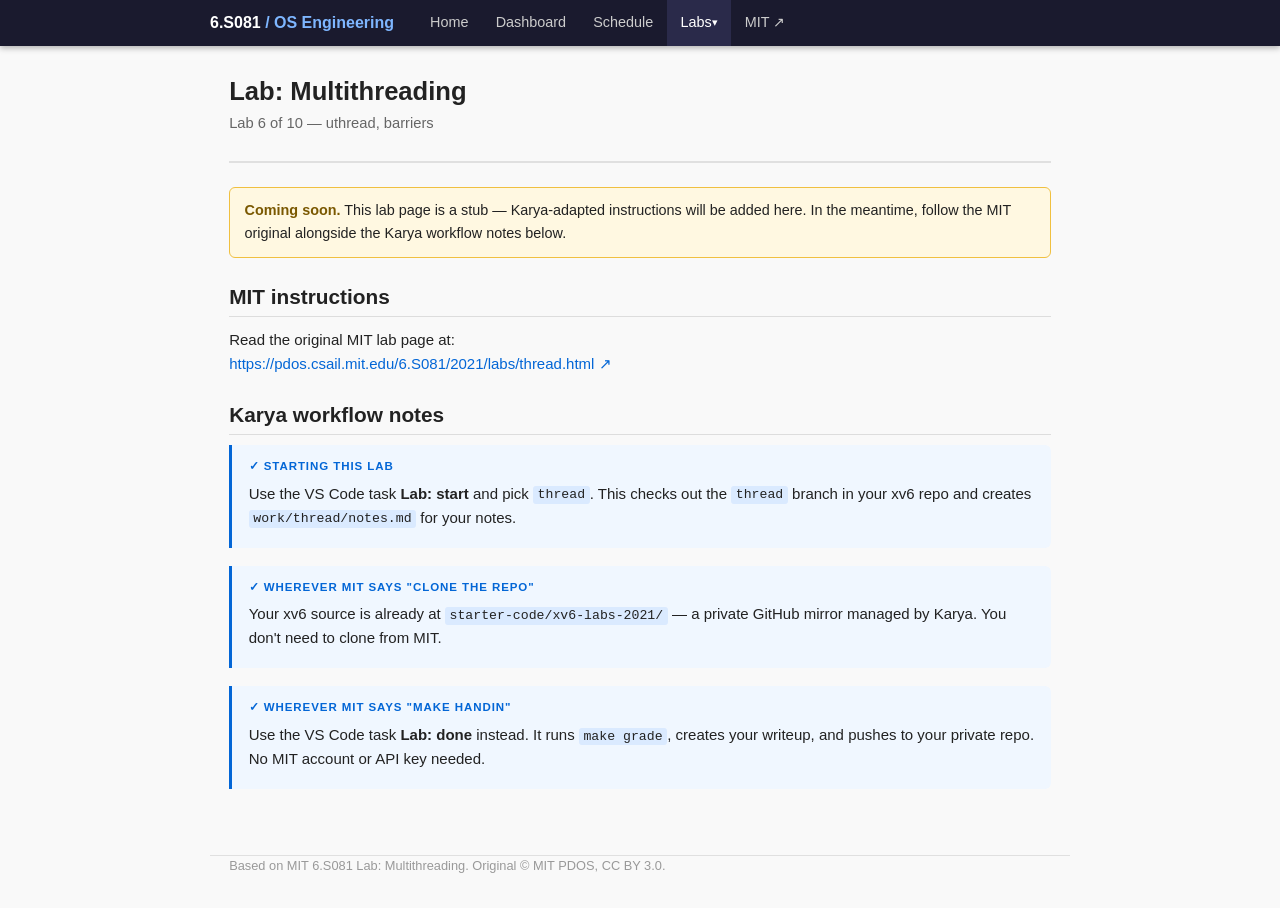
<file: templates/learning/mit/6s081/.karya/customizations/files/docs/labs/thread.html>
<!DOCTYPE html>
<html lang="en">
<head>
  <meta charset="UTF-8">
  <meta name="viewport" content="width=device-width, initial-scale=1.0">
  <title>Lab: Multithreading — 6.S081</title>
  <link rel="stylesheet" href="../style.css">
</head>
<body>
<script src="../nav.js"></script>
<script>renderNav('lab-thread')</script>

<div class="page-wrap">
  <div class="page-header">
    <h1>Lab: Multithreading</h1>
    <p class="subtitle">Lab 6 of 10 &mdash; uthread, barriers</p>
  </div>

  <div class="tip" style="background:#fff8e1;border-color:#f0c040">
    <strong>Coming soon.</strong>
    This lab page is a stub — Karya-adapted instructions will be added here.
    In the meantime, follow the MIT original alongside the Karya workflow notes below.
  </div>

  <h2>MIT instructions</h2>
  <p>
    Read the original MIT lab page at:<br>
    <a href="https://pdos.csail.mit.edu/6.S081/2021/labs/thread.html" target="_blank">https://pdos.csail.mit.edu/6.S081/2021/labs/thread.html &#x2197;</a>
  </p>

  <h2>Karya workflow notes</h2>

  <div class="karya-note">
    <div class="karya-label">&#x2713; Starting this lab</div>
    <p>Use the VS Code task <strong>Lab: start</strong> and pick <code>thread</code>.
    This checks out the <code>thread</code> branch in your xv6 repo and creates
    <code>work/thread/notes.md</code> for your notes.</p>
  </div>

  <div class="karya-note">
    <div class="karya-label">&#x2713; Wherever MIT says "clone the repo"</div>
    <p>Your xv6 source is already at <code>starter-code/xv6-labs-2021/</code> — a private
    GitHub mirror managed by Karya. You don't need to clone from MIT.</p>
  </div>

  <div class="karya-note">
    <div class="karya-label">&#x2713; Wherever MIT says "make handin"</div>
    <p>Use the VS Code task <strong>Lab: done</strong> instead. It runs <code>make grade</code>,
    creates your writeup, and pushes to your private repo. No MIT account or API key needed.</p>
  </div>

</div>

<footer style="max-width:860px;margin:0 auto;padding:0 1.2rem 2rem">
  Based on <a href="https://pdos.csail.mit.edu/6.S081/2021/labs/thread.html" target="_blank">MIT 6.S081 Lab: Multithreading</a>.
  Original &copy; MIT PDOS, <a href="https://creativecommons.org/licenses/by/3.0/us/">CC BY 3.0</a>.
</footer>
</body>
</html>
</file>
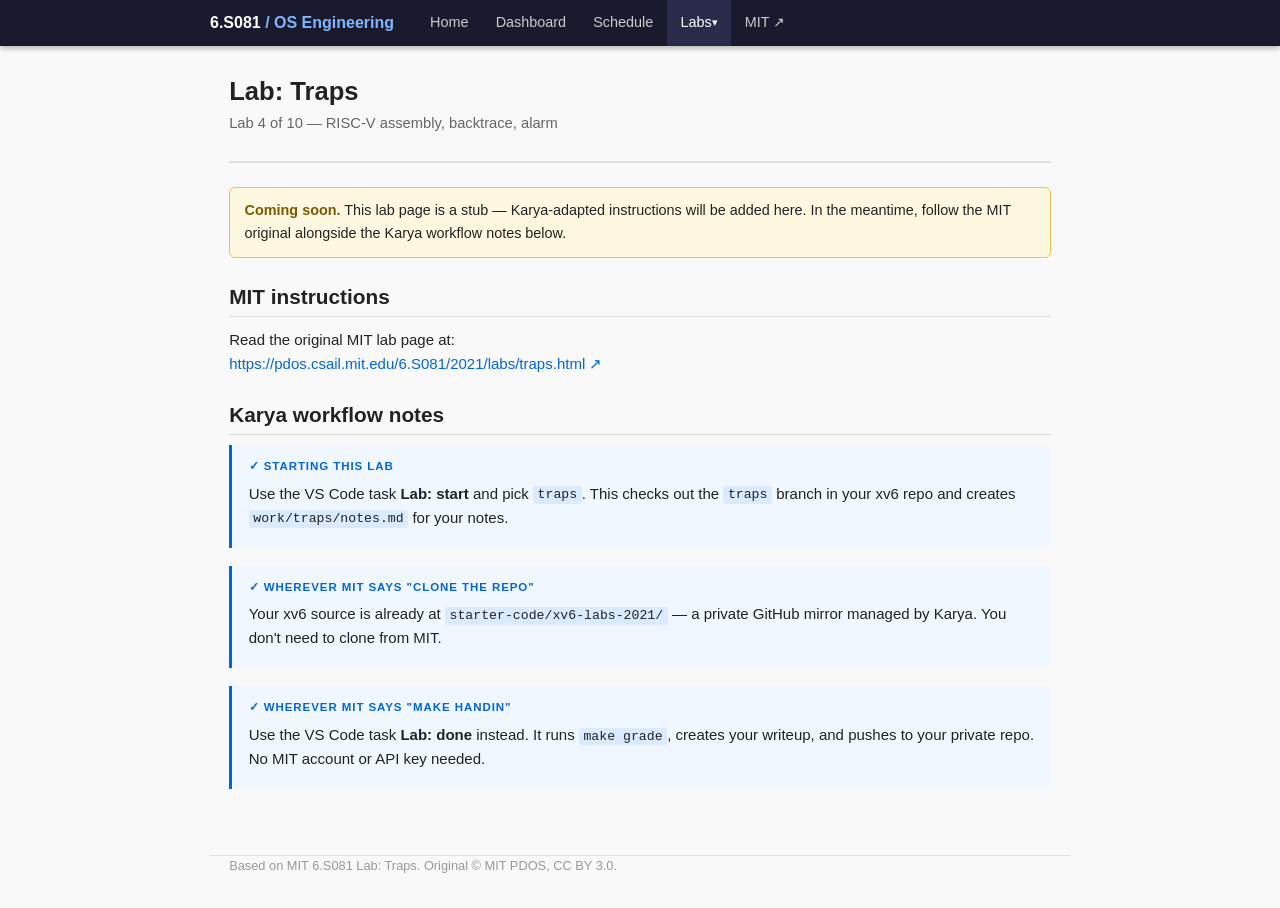
<file: templates/learning/mit/6s081/.karya/customizations/files/docs/labs/traps.html>
<!DOCTYPE html>
<html lang="en">
<head>
  <meta charset="UTF-8">
  <meta name="viewport" content="width=device-width, initial-scale=1.0">
  <title>Lab: Traps — 6.S081</title>
  <link rel="stylesheet" href="../style.css">
</head>
<body>
<script src="../nav.js"></script>
<script>renderNav('lab-traps')</script>

<div class="page-wrap">
  <div class="page-header">
    <h1>Lab: Traps</h1>
    <p class="subtitle">Lab 4 of 10 &mdash; RISC-V assembly, backtrace, alarm</p>
  </div>

  <div class="tip" style="background:#fff8e1;border-color:#f0c040">
    <strong>Coming soon.</strong>
    This lab page is a stub — Karya-adapted instructions will be added here.
    In the meantime, follow the MIT original alongside the Karya workflow notes below.
  </div>

  <h2>MIT instructions</h2>
  <p>
    Read the original MIT lab page at:<br>
    <a href="https://pdos.csail.mit.edu/6.S081/2021/labs/traps.html" target="_blank">https://pdos.csail.mit.edu/6.S081/2021/labs/traps.html &#x2197;</a>
  </p>

  <h2>Karya workflow notes</h2>

  <div class="karya-note">
    <div class="karya-label">&#x2713; Starting this lab</div>
    <p>Use the VS Code task <strong>Lab: start</strong> and pick <code>traps</code>.
    This checks out the <code>traps</code> branch in your xv6 repo and creates
    <code>work/traps/notes.md</code> for your notes.</p>
  </div>

  <div class="karya-note">
    <div class="karya-label">&#x2713; Wherever MIT says "clone the repo"</div>
    <p>Your xv6 source is already at <code>starter-code/xv6-labs-2021/</code> — a private
    GitHub mirror managed by Karya. You don't need to clone from MIT.</p>
  </div>

  <div class="karya-note">
    <div class="karya-label">&#x2713; Wherever MIT says "make handin"</div>
    <p>Use the VS Code task <strong>Lab: done</strong> instead. It runs <code>make grade</code>,
    creates your writeup, and pushes to your private repo. No MIT account or API key needed.</p>
  </div>

</div>

<footer style="max-width:860px;margin:0 auto;padding:0 1.2rem 2rem">
  Based on <a href="https://pdos.csail.mit.edu/6.S081/2021/labs/traps.html" target="_blank">MIT 6.S081 Lab: Traps</a>.
  Original &copy; MIT PDOS, <a href="https://creativecommons.org/licenses/by/3.0/us/">CC BY 3.0</a>.
</footer>
</body>
</html>
</file>
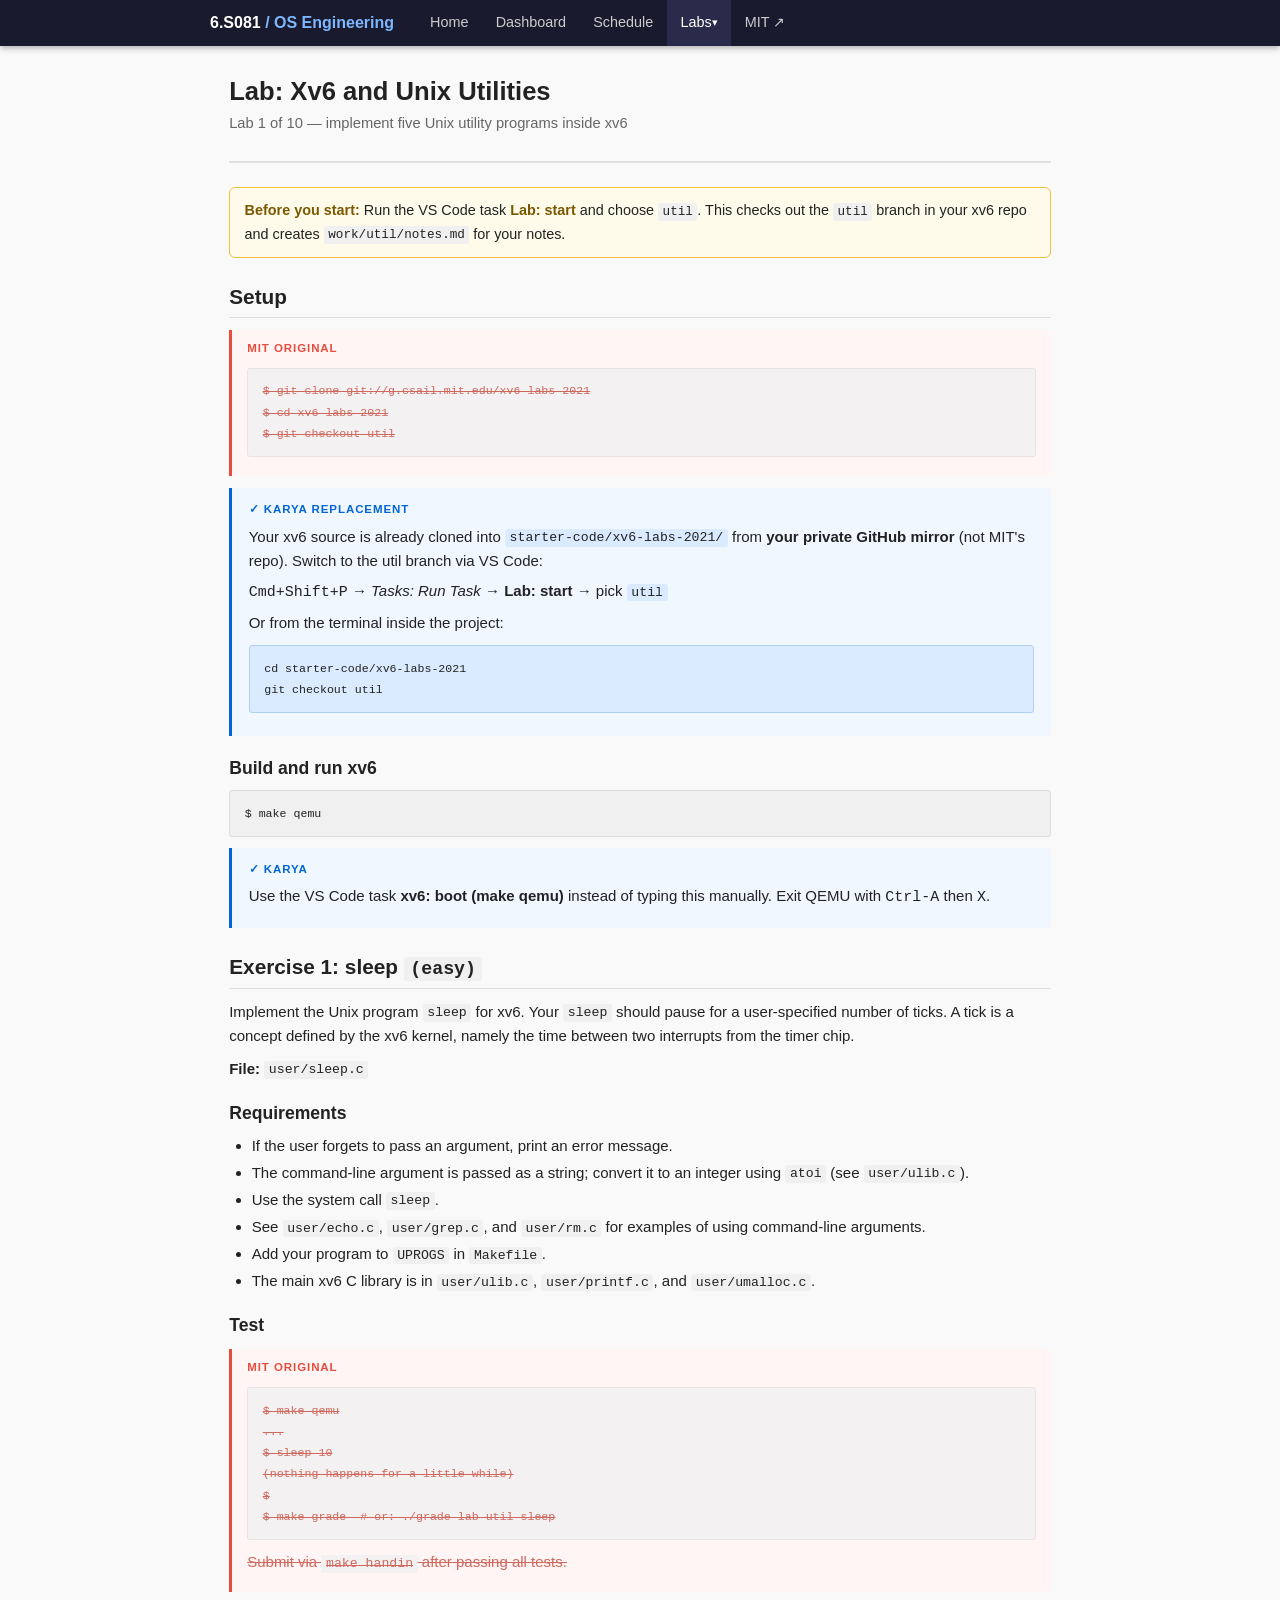
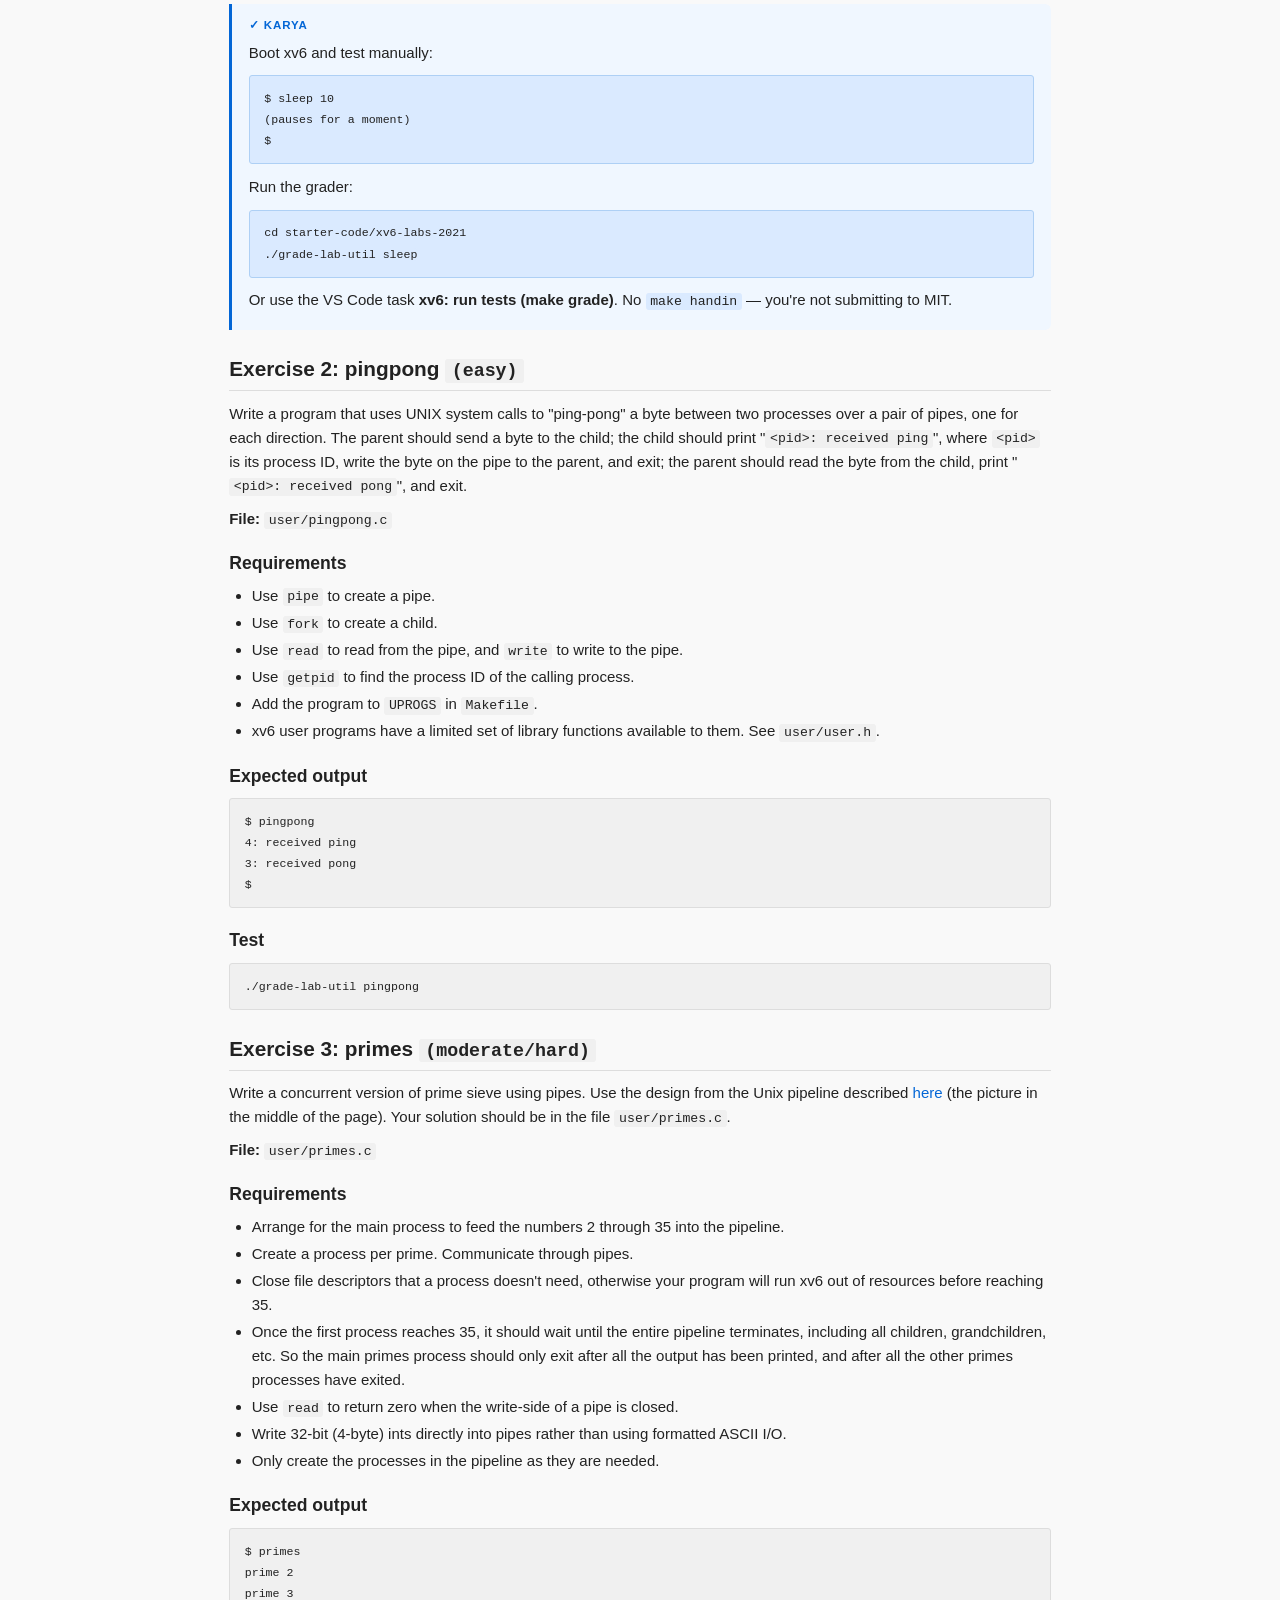
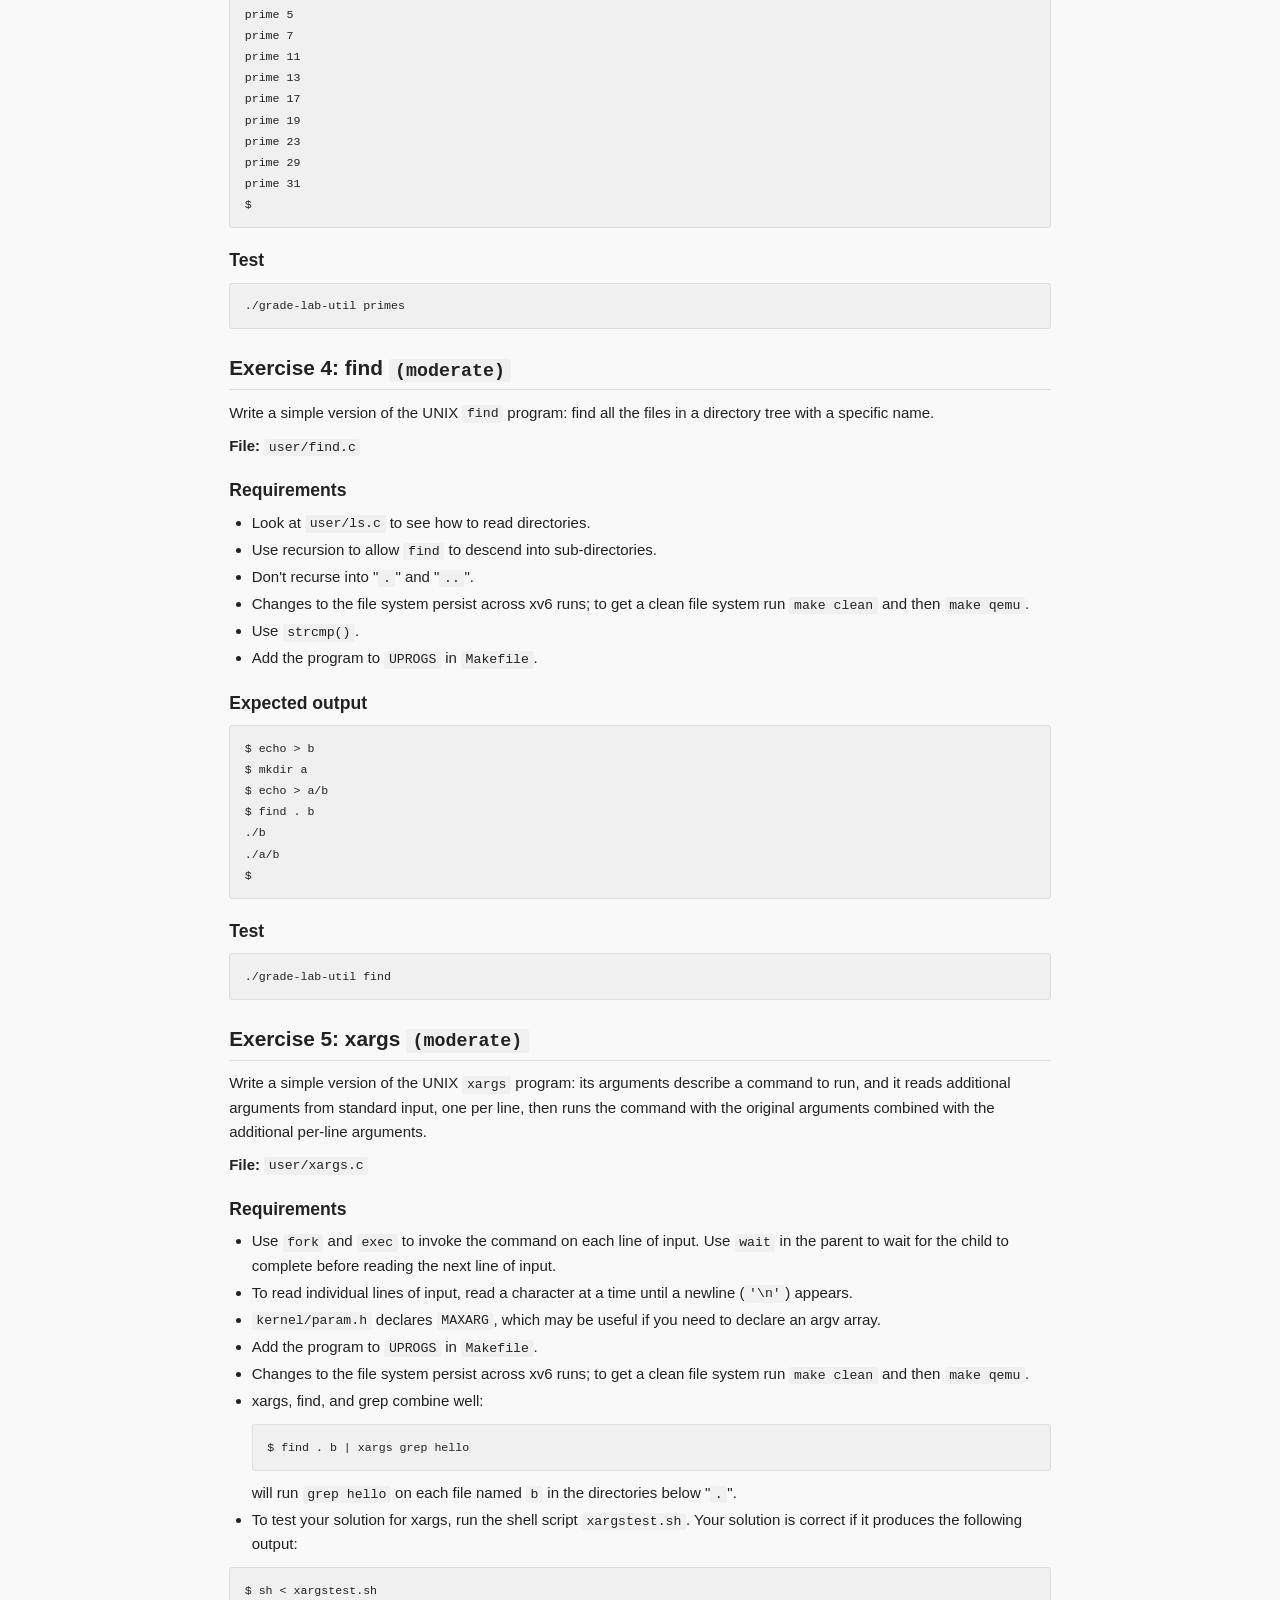
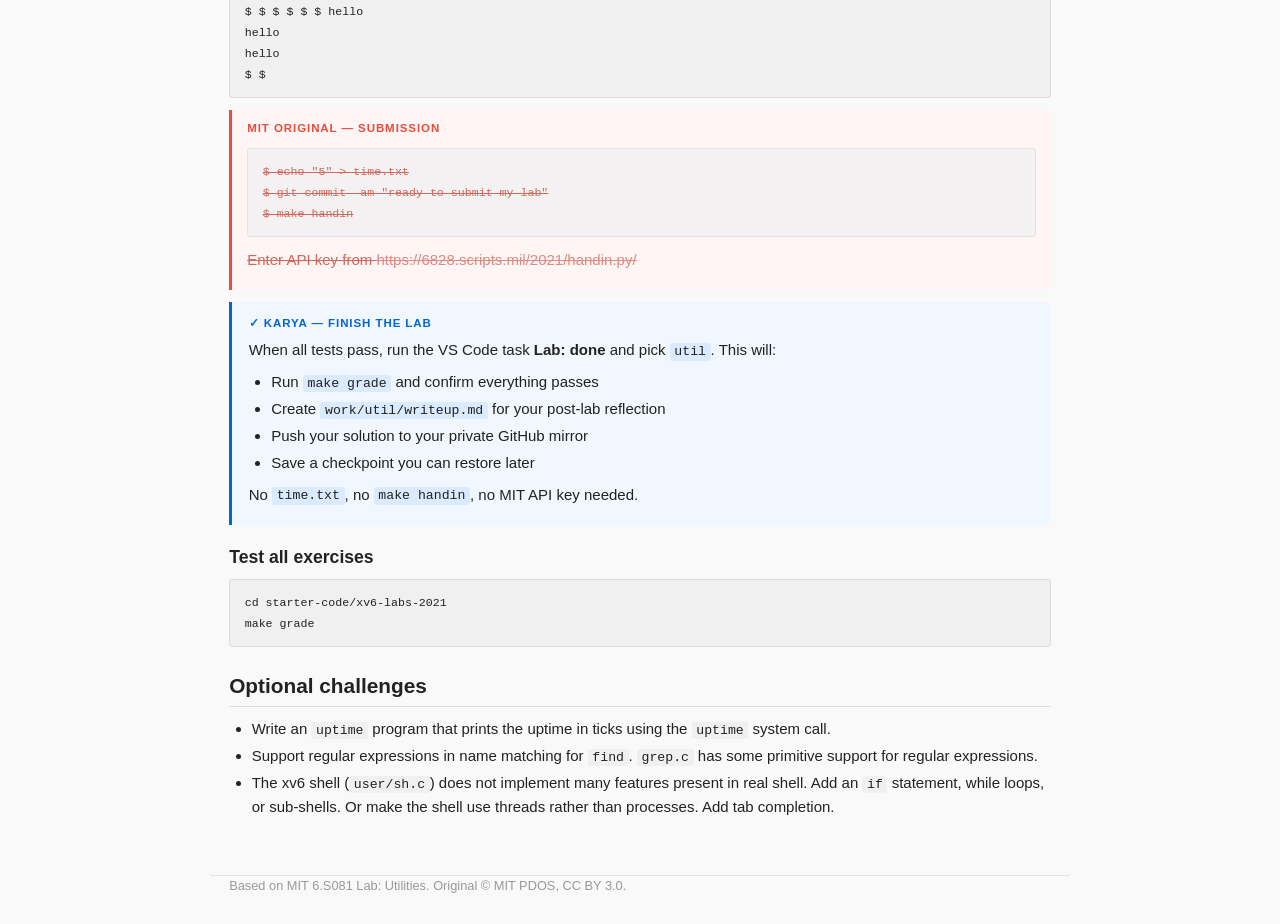
<file: templates/learning/mit/6s081/.karya/customizations/files/docs/labs/util.html>
<!DOCTYPE html>
<html lang="en">
<head>
  <meta charset="UTF-8">
  <meta name="viewport" content="width=device-width, initial-scale=1.0">
  <title>Lab: Utilities — 6.S081</title>
  <link rel="stylesheet" href="../style.css">
</head>
<body>
<script src="../nav.js"></script>
<script>renderNav('lab-util')</script>

<div class="page-wrap">
  <div class="page-header">
    <h1>Lab: Xv6 and Unix Utilities</h1>
    <p class="subtitle">Lab 1 of 10 &mdash; implement five Unix utility programs inside xv6</p>
  </div>

  <div class="tip">
    <strong>Before you start:</strong> Run the VS Code task <strong>Lab: start</strong> and choose <code>util</code>.
    This checks out the <code>util</code> branch in your xv6 repo and creates <code>work/util/notes.md</code> for your notes.
  </div>

  <!-- ── Setup ── -->
  <h2>Setup</h2>

  <div class="mit-block">
    <div class="mit-label">MIT original</div>
    <pre class="mit-original"><code>$ git clone git://g.csail.mit.edu/xv6-labs-2021
$ cd xv6-labs-2021
$ git checkout util</code></pre>
  </div>

  <div class="karya-note">
    <div class="karya-label">&#x2713; Karya replacement</div>
    <p>Your xv6 source is already cloned into <code>starter-code/xv6-labs-2021/</code> from <strong>your private GitHub mirror</strong> (not MIT's repo). Switch to the util branch via VS Code:</p>
    <p><kbd>Cmd+Shift+P</kbd> → <em>Tasks: Run Task</em> → <strong>Lab: start</strong> → pick <code>util</code></p>
    <p>Or from the terminal inside the project:</p>
    <pre><code>cd starter-code/xv6-labs-2021
git checkout util</code></pre>
  </div>

  <h3>Build and run xv6</h3>
  <pre><code>$ make qemu</code></pre>

  <div class="karya-note">
    <div class="karya-label">&#x2713; Karya</div>
    <p>Use the VS Code task <strong>xv6: boot (make qemu)</strong> instead of typing this manually.
    Exit QEMU with <kbd>Ctrl-A</kbd> then <kbd>X</kbd>.</p>
  </div>

  <!-- ── sleep ── -->
  <h2>Exercise 1: sleep <code>(easy)</code></h2>
  <p>
    Implement the Unix program <code>sleep</code> for xv6.
    Your <code>sleep</code> should pause for a user-specified number of ticks.
    A tick is a concept defined by the xv6 kernel, namely the time between two interrupts from the timer chip.
  </p>

  <p><strong>File:</strong> <code>user/sleep.c</code></p>

  <h3>Requirements</h3>
  <ul>
    <li>If the user forgets to pass an argument, print an error message.</li>
    <li>The command-line argument is passed as a string; convert it to an integer using <code>atoi</code> (see <code>user/ulib.c</code>).</li>
    <li>Use the system call <code>sleep</code>.</li>
    <li>See <code>user/echo.c</code>, <code>user/grep.c</code>, and <code>user/rm.c</code> for examples of using command-line arguments.</li>
    <li>Add your program to <code>UPROGS</code> in <code>Makefile</code>.</li>
    <li>The main xv6 C library is in <code>user/ulib.c</code>, <code>user/printf.c</code>, and <code>user/umalloc.c</code>.</li>
  </ul>

  <h3>Test</h3>

  <div class="mit-block">
    <div class="mit-label">MIT original</div>
    <pre class="mit-original"><code>$ make qemu
...
$ sleep 10
(nothing happens for a little while)
$
$ make grade  # or: ./grade-lab-util sleep</code></pre>
    <p class="mit-original">Submit via <code>make handin</code> after passing all tests.</p>
  </div>

  <div class="karya-note">
    <div class="karya-label">&#x2713; Karya</div>
    <p>Boot xv6 and test manually:</p>
    <pre><code>$ sleep 10
(pauses for a moment)
$</code></pre>
    <p>Run the grader:</p>
    <pre><code>cd starter-code/xv6-labs-2021
./grade-lab-util sleep</code></pre>
    <p>Or use the VS Code task <strong>xv6: run tests (make grade)</strong>. No <code>make handin</code> — you're not submitting to MIT.</p>
  </div>

  <!-- ── pingpong ── -->
  <h2>Exercise 2: pingpong <code>(easy)</code></h2>
  <p>
    Write a program that uses UNIX system calls to "ping-pong" a byte between two processes over a pair of pipes,
    one for each direction. The parent should send a byte to the child; the child should print
    "<code>&lt;pid&gt;: received ping</code>", where <code>&lt;pid&gt;</code> is its process ID,
    write the byte on the pipe to the parent, and exit;
    the parent should read the byte from the child, print "<code>&lt;pid&gt;: received pong</code>",
    and exit.
  </p>

  <p><strong>File:</strong> <code>user/pingpong.c</code></p>

  <h3>Requirements</h3>
  <ul>
    <li>Use <code>pipe</code> to create a pipe.</li>
    <li>Use <code>fork</code> to create a child.</li>
    <li>Use <code>read</code> to read from the pipe, and <code>write</code> to write to the pipe.</li>
    <li>Use <code>getpid</code> to find the process ID of the calling process.</li>
    <li>Add the program to <code>UPROGS</code> in <code>Makefile</code>.</li>
    <li>xv6 user programs have a limited set of library functions available to them. See <code>user/user.h</code>.</li>
  </ul>

  <h3>Expected output</h3>
  <pre><code>$ pingpong
4: received ping
3: received pong
$</code></pre>

  <h3>Test</h3>
  <pre><code>./grade-lab-util pingpong</code></pre>

  <!-- ── primes ── -->
  <h2>Exercise 3: primes <code>(moderate/hard)</code></h2>
  <p>
    Write a concurrent version of prime sieve using pipes.
    Use the design from the Unix pipeline described
    <a href="https://swtch.com/~rsc/thread/" target="_blank">here</a>
    (the picture in the middle of the page).
    Your solution should be in the file <code>user/primes.c</code>.
  </p>

  <p><strong>File:</strong> <code>user/primes.c</code></p>

  <h3>Requirements</h3>
  <ul>
    <li>Arrange for the main process to feed the numbers 2 through 35 into the pipeline.</li>
    <li>Create a process per prime. Communicate through pipes.</li>
    <li>Close file descriptors that a process doesn't need, otherwise your program will run xv6 out of resources before reaching 35.</li>
    <li>Once the first process reaches 35, it should wait until the entire pipeline terminates, including all children, grandchildren, etc. So the main primes process should only exit after all the output has been printed, and after all the other primes processes have exited.</li>
    <li>Use <code>read</code> to return zero when the write-side of a pipe is closed.</li>
    <li>Write 32-bit (4-byte) ints directly into pipes rather than using formatted ASCII I/O.</li>
    <li>Only create the processes in the pipeline as they are needed.</li>
  </ul>

  <h3>Expected output</h3>
  <pre><code>$ primes
prime 2
prime 3
prime 5
prime 7
prime 11
prime 13
prime 17
prime 19
prime 23
prime 29
prime 31
$</code></pre>

  <h3>Test</h3>
  <pre><code>./grade-lab-util primes</code></pre>

  <!-- ── find ── -->
  <h2>Exercise 4: find <code>(moderate)</code></h2>
  <p>
    Write a simple version of the UNIX <code>find</code> program:
    find all the files in a directory tree with a specific name.
  </p>

  <p><strong>File:</strong> <code>user/find.c</code></p>

  <h3>Requirements</h3>
  <ul>
    <li>Look at <code>user/ls.c</code> to see how to read directories.</li>
    <li>Use recursion to allow <code>find</code> to descend into sub-directories.</li>
    <li>Don't recurse into "<code>.</code>" and "<code>..</code>".</li>
    <li>Changes to the file system persist across xv6 runs; to get a clean file system run <code>make clean</code> and then <code>make qemu</code>.</li>
    <li>Use <code>strcmp()</code>.</li>
    <li>Add the program to <code>UPROGS</code> in <code>Makefile</code>.</li>
  </ul>

  <h3>Expected output</h3>
  <pre><code>$ echo &gt; b
$ mkdir a
$ echo &gt; a/b
$ find . b
./b
./a/b
$</code></pre>

  <h3>Test</h3>
  <pre><code>./grade-lab-util find</code></pre>

  <!-- ── xargs ── -->
  <h2>Exercise 5: xargs <code>(moderate)</code></h2>
  <p>
    Write a simple version of the UNIX <code>xargs</code> program:
    its arguments describe a command to run, and it reads additional arguments
    from standard input, one per line, then runs the command with the original
    arguments combined with the additional per-line arguments.
  </p>

  <p><strong>File:</strong> <code>user/xargs.c</code></p>

  <h3>Requirements</h3>
  <ul>
    <li>
      Use <code>fork</code> and <code>exec</code> to invoke the command on each line of input.
      Use <code>wait</code> in the parent to wait for the child to complete before reading the next line of input.
    </li>
    <li>To read individual lines of input, read a character at a time until a newline (<code>'\n'</code>) appears.</li>
    <li>
      <code>kernel/param.h</code> declares <code>MAXARG</code>, which may be useful if you need to declare an argv array.
    </li>
    <li>Add the program to <code>UPROGS</code> in <code>Makefile</code>.</li>
    <li>
      Changes to the file system persist across xv6 runs; to get a clean file system run
      <code>make clean</code> and then <code>make qemu</code>.
    </li>
    <li>
      xargs, find, and grep combine well:
      <pre><code>$ find . b | xargs grep hello</code></pre>
      will run <code>grep hello</code> on each file named <code>b</code> in the directories below "<code>.</code>".
    </li>
    <li>To test your solution for xargs, run the shell script <code>xargstest.sh</code>. Your solution is correct if it produces the following output:</li>
  </ul>

  <pre><code>$ sh &lt; xargstest.sh
$ $ $ $ $ $ hello
hello
hello
$ $</code></pre>

  <div class="mit-block">
    <div class="mit-label">MIT original — submission</div>
    <pre class="mit-original"><code>$ echo "5" &gt; time.txt
$ git commit -am "ready to submit my lab"
$ make handin</code></pre>
    <p class="mit-original">Enter API key from <a class="mit-original" href="https://6828.scripts.mil/2021/handin.py/" target="_blank">https://6828.scripts.mil/2021/handin.py/</a></p>
  </div>

  <div class="karya-note">
    <div class="karya-label">&#x2713; Karya — finish the lab</div>
    <p>When all tests pass, run the VS Code task <strong>Lab: done</strong> and pick <code>util</code>.
    This will:</p>
    <ul>
      <li>Run <code>make grade</code> and confirm everything passes</li>
      <li>Create <code>work/util/writeup.md</code> for your post-lab reflection</li>
      <li>Push your solution to your private GitHub mirror</li>
      <li>Save a checkpoint you can restore later</li>
    </ul>
    <p>No <code>time.txt</code>, no <code>make handin</code>, no MIT API key needed.</p>
  </div>

  <h3>Test all exercises</h3>
  <pre><code>cd starter-code/xv6-labs-2021
make grade</code></pre>

  <!-- ── Optional challenges ── -->
  <h2>Optional challenges</h2>
  <ul>
    <li>Write an <code>uptime</code> program that prints the uptime in ticks using the <code>uptime</code> system call.</li>
    <li>Support regular expressions in name matching for <code>find</code>. <code>grep.c</code> has some primitive support for regular expressions.</li>
    <li>The xv6 shell (<code>user/sh.c</code>) does not implement many features present in real shell. Add an <code>if</code> statement, while loops, or sub-shells. Or make the shell use threads rather than processes. Add tab completion.</li>
  </ul>
</div>

<footer style="max-width:860px;margin:0 auto;padding:0 1.2rem 2rem">
  Based on <a href="https://pdos.csail.mit.edu/6.S081/2021/labs/util.html" target="_blank">MIT 6.S081 Lab: Utilities</a>.
  Original &copy; MIT PDOS, <a href="https://creativecommons.org/licenses/by/3.0/us/">CC BY 3.0</a>.
</footer>
</body>
</html>
</file>
<file: templates/learning/mit/6s081/.karya/customizations/files/docs/style.css>
/* ── Base ────────────────────────────────────────────────────────────────── */
*, *::before, *::after { box-sizing: border-box; margin: 0; padding: 0; }

body {
  font-family: -apple-system, BlinkMacSystemFont, "Segoe UI", Roboto, sans-serif;
  font-size: 15px;
  line-height: 1.6;
  color: #222;
  background: #f9f9f9;
}

a { color: #0366d6; text-decoration: none; }
a:hover { text-decoration: underline; }

h1, h2, h3, h4 { font-weight: 600; line-height: 1.3; margin: 1.2em 0 0.5em; }
h1 { font-size: 1.6rem; }
h2 { font-size: 1.3rem; border-bottom: 1px solid #ddd; padding-bottom: 0.3em; }
h3 { font-size: 1.1rem; }

p { margin: 0.6em 0; }
ul, ol { margin: 0.5em 0 0.5em 1.5em; }
li { margin: 0.2em 0; }

code, pre {
  font-family: "SFMono-Regular", Consolas, "Liberation Mono", Menlo, monospace;
  font-size: 0.88em;
  background: #f0f0f0;
  border-radius: 3px;
}
code { padding: 0.1em 0.35em; }
pre {
  padding: 0.9em 1.1em;
  overflow-x: auto;
  border: 1px solid #ddd;
  margin: 0.8em 0;
}
pre code { background: none; padding: 0; }

/* ── Layout ─────────────────────────────────────────────────────────────── */
.page-wrap { max-width: 860px; margin: 0 auto; padding: 0 1.2rem 3rem; }

/* ── Nav ─────────────────────────────────────────────────────────────────── */
nav {
  background: #1a1a2e;
  color: #ccc;
  padding: 0 1.2rem;
  position: sticky;
  top: 0;
  z-index: 100;
  box-shadow: 0 2px 6px rgba(0,0,0,0.3);
}
nav .nav-inner {
  max-width: 860px;
  margin: 0 auto;
  display: flex;
  align-items: center;
  gap: 0;
  height: 46px;
}
nav .brand {
  font-weight: 700;
  font-size: 1rem;
  color: #fff;
  white-space: nowrap;
  margin-right: 1.4rem;
  text-decoration: none;
}
nav .brand span { color: #7eb6ff; }

.nav-link {
  color: #ccc;
  padding: 0 0.85rem;
  height: 46px;
  display: flex;
  align-items: center;
  font-size: 0.9rem;
  text-decoration: none;
  transition: background 0.15s, color 0.15s;
  white-space: nowrap;
}
.nav-link:hover, .nav-link.active { background: #2a2a4a; color: #fff; text-decoration: none; }

/* dropdown */
.nav-dropdown { position: relative; }
.nav-dropdown .nav-link::after { content: " ▾"; font-size: 0.75em; }
.dropdown-menu {
  display: none;
  position: absolute;
  top: 100%;
  left: 0;
  background: #1a1a2e;
  border: 1px solid #333;
  border-top: none;
  min-width: 220px;
  box-shadow: 0 6px 16px rgba(0,0,0,0.4);
}
.nav-dropdown:hover .dropdown-menu { display: block; }
.dropdown-menu a {
  display: block;
  color: #ccc;
  padding: 0.5rem 1rem;
  font-size: 0.88rem;
  text-decoration: none;
}
.dropdown-menu a:hover { background: #2a2a4a; color: #fff; }
.dropdown-menu .divider { border-top: 1px solid #333; margin: 0.3rem 0; }

/* ── Page header ─────────────────────────────────────────────────────────── */
.page-header {
  padding: 1.8rem 0 1rem;
  border-bottom: 2px solid #e0e0e0;
  margin-bottom: 1.5rem;
}
.page-header h1 { margin: 0; }
.page-header .subtitle { color: #666; margin-top: 0.3em; font-size: 0.92rem; }

/* ── MIT original content (strikethrough red) ────────────────────────────── */
.mit-original {
  color: #c0392b;
  text-decoration: line-through;
  opacity: 0.75;
}
.mit-original code { color: #c0392b; }
.mit-block {
  border-left: 3px solid #e74c3c;
  padding: 0.6em 1em;
  margin: 0.8em 0;
  background: #fff5f5;
  border-radius: 0 4px 4px 0;
}
.mit-block .mit-label {
  font-size: 0.72rem;
  font-weight: 700;
  text-transform: uppercase;
  letter-spacing: 0.08em;
  color: #e74c3c;
  margin-bottom: 0.3em;
}

/* ── Karya replacement ───────────────────────────────────────────────────── */
.karya-note {
  border-left: 3px solid #0366d6;
  padding: 0.8em 1.1em;
  margin: 0.6em 0 1.2em;
  background: #f0f7ff;
  border-radius: 0 6px 6px 0;
  font-family: -apple-system, BlinkMacSystemFont, "Segoe UI", Roboto, sans-serif;
}
.karya-note .karya-label {
  font-size: 0.72rem;
  font-weight: 700;
  text-transform: uppercase;
  letter-spacing: 0.08em;
  color: #0366d6;
  margin-bottom: 0.4em;
}
.karya-note p { margin: 0.4em 0; }
.karya-note code { background: #daeaff; }
.karya-note pre { background: #daeaff; border-color: #aed0f5; }

/* ── Info / tip box ──────────────────────────────────────────────────────── */
.tip {
  background: #fffbea;
  border: 1px solid #f0c040;
  border-radius: 6px;
  padding: 0.8em 1em;
  margin: 1em 0;
  font-size: 0.9rem;
}
.tip strong { color: #7a5800; }

/* ── Schedule table ──────────────────────────────────────────────────────── */
.schedule-table { width: 100%; border-collapse: collapse; font-size: 0.88rem; margin-top: 1em; }
.schedule-table th {
  background: #1a1a2e;
  color: #fff;
  padding: 0.5em 0.7em;
  text-align: left;
  font-weight: 600;
}
.schedule-table td { padding: 0.45em 0.7em; border-bottom: 1px solid #e8e8e8; vertical-align: top; }
.schedule-table tr:hover td { background: #f5f8ff; }
.schedule-table .classwork-row td { background: #eef6ff; }
.schedule-table .homework-row td { background: #f0fff4; }
.schedule-table .lab-due td { background: #fff8e1; }
.schedule-table .week-header td {
  background: #2a2a4a;
  color: #ccc;
  font-size: 0.78rem;
  font-weight: 700;
  text-transform: uppercase;
  letter-spacing: 0.06em;
  padding: 0.3em 0.7em;
}
.badge {
  display: inline-block;
  font-size: 0.7rem;
  font-weight: 700;
  padding: 0.1em 0.45em;
  border-radius: 3px;
  text-transform: uppercase;
  letter-spacing: 0.05em;
}
.badge-lec  { background: #dbeafe; color: #1e40af; }
.badge-lab  { background: #dcfce7; color: #166534; }
.badge-due  { background: #fef3c7; color: #92400e; }
.badge-hw   { background: #ede9fe; color: #5b21b6; }
.badge-read { background: #f3f4f6; color: #374151; }

/* ── Setup form (schedule page) ──────────────────────────────────────────── */
.setup-card {
  background: #fff;
  border: 1px solid #ddd;
  border-radius: 8px;
  padding: 1.5rem;
  margin: 1.5rem 0;
  box-shadow: 0 2px 8px rgba(0,0,0,0.06);
}
.form-group { margin: 1rem 0; }
.form-group label { display: block; font-weight: 600; margin-bottom: 0.4em; font-size: 0.92rem; }
.form-group input[type="date"] {
  border: 1px solid #ccc;
  border-radius: 4px;
  padding: 0.4em 0.7em;
  font-size: 0.9rem;
}
.day-checkboxes { display: flex; gap: 0.5rem; flex-wrap: wrap; margin-top: 0.4em; }
.day-cb { display: none; }
.day-label {
  padding: 0.35em 0.85em;
  border: 2px solid #ccc;
  border-radius: 20px;
  cursor: pointer;
  font-size: 0.85rem;
  transition: all 0.15s;
  user-select: none;
}
.day-label:hover { border-color: #0366d6; color: #0366d6; }
.day-cb:checked + .day-label { background: #0366d6; border-color: #0366d6; color: #fff; }
.day-cb.hw-cb:checked + .day-label { background: #16a34a; border-color: #16a34a; color: #fff; }

.btn {
  display: inline-block;
  padding: 0.5em 1.4em;
  border: none;
  border-radius: 5px;
  cursor: pointer;
  font-size: 0.92rem;
  font-weight: 600;
  margin-top: 0.8rem;
}
.btn-primary { background: #0366d6; color: #fff; }
.btn-primary:hover { background: #0255b8; }
.btn-sm { padding: 0.3em 0.9em; font-size: 0.8rem; }
.btn-ghost { background: transparent; border: 1px solid #ccc; color: #555; }
.btn-ghost:hover { background: #f0f0f0; }

/* ── Footer ──────────────────────────────────────────────────────────────── */
footer {
  margin-top: 3rem;
  padding-top: 1rem;
  border-top: 1px solid #e0e0e0;
  font-size: 0.8rem;
  color: #999;
}
footer a { color: #999; }
</file>
